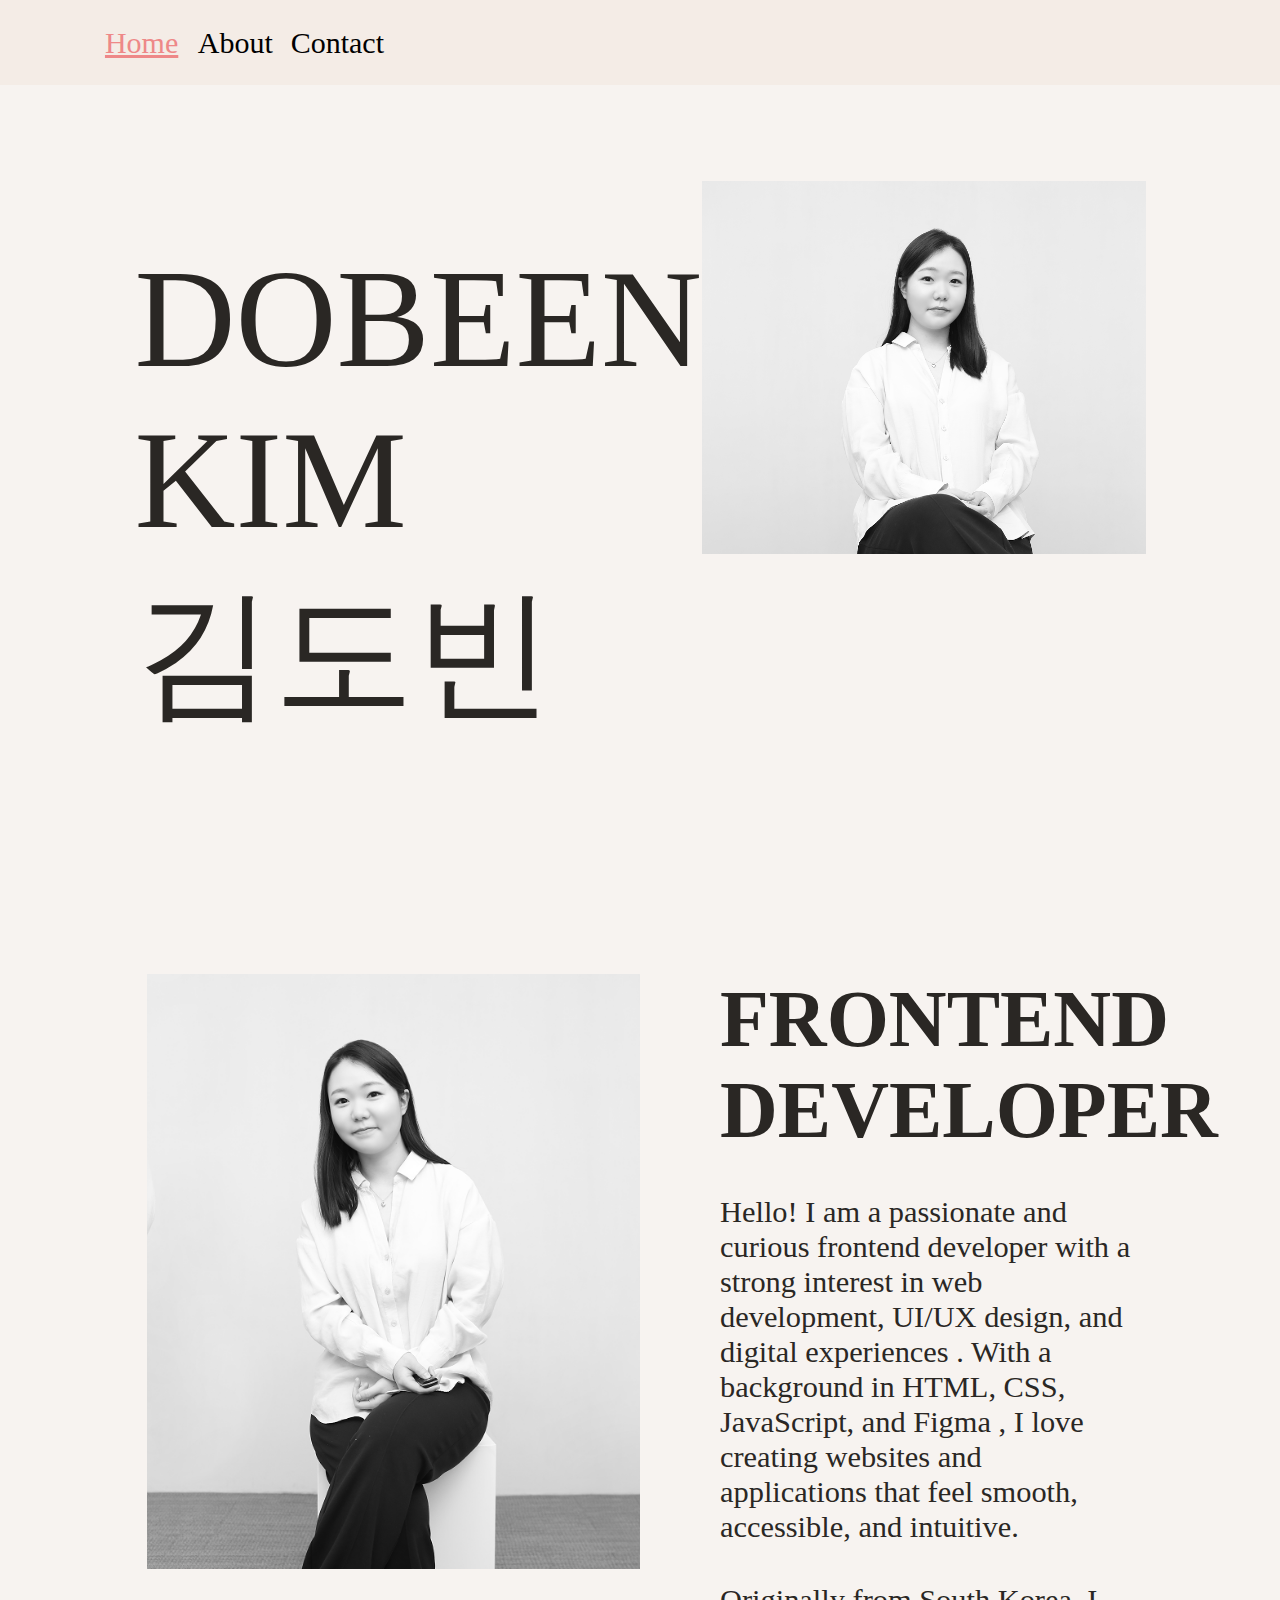
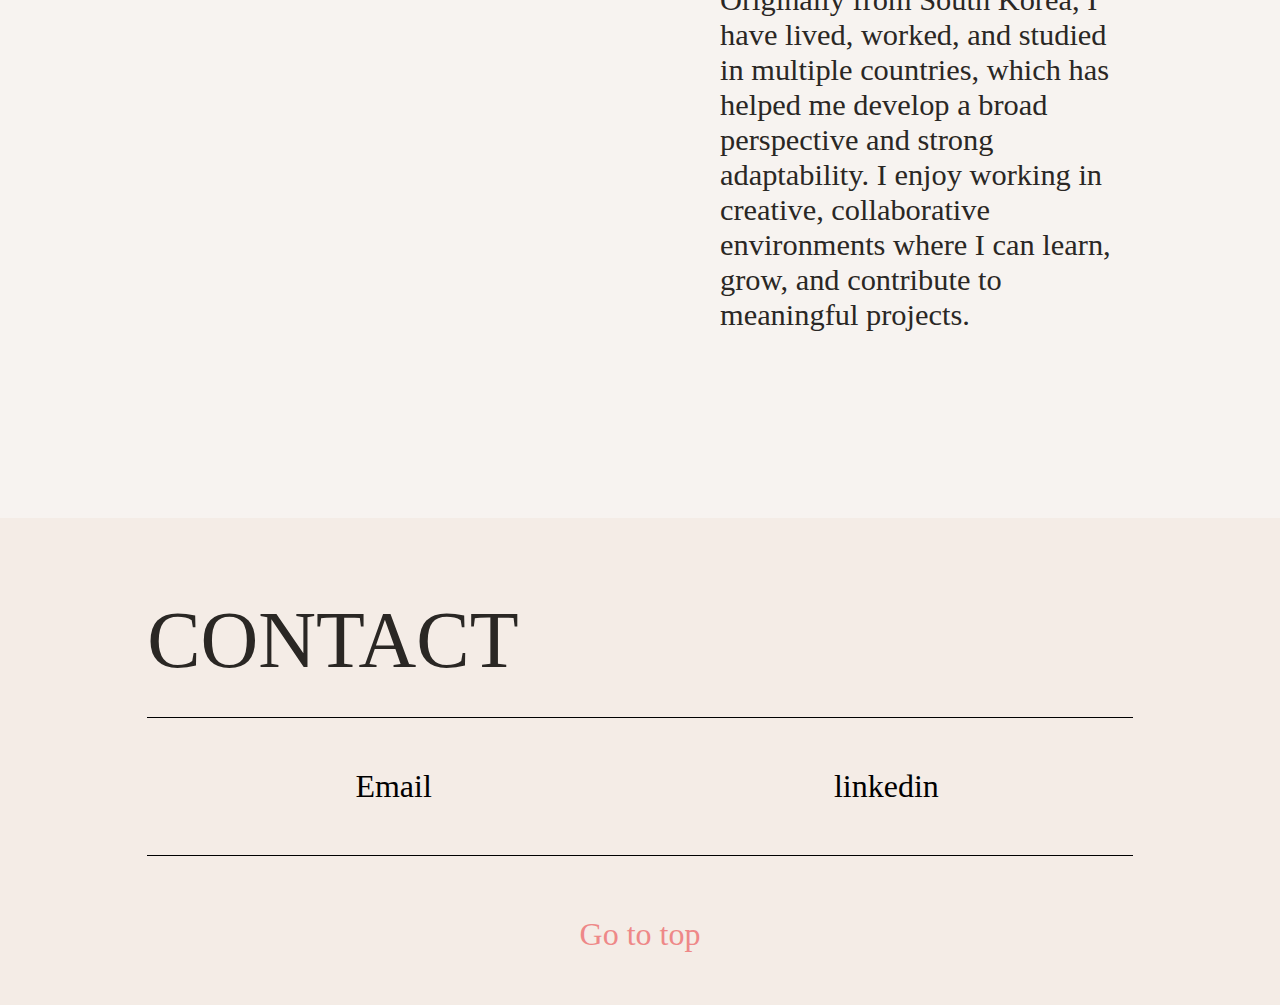
<file: index.html>
<!DOCTYPE html>
<html lang="en">
<head>
    <meta charset="UTF-8">
    <meta name="viewport" content="width=device-width, initial-scale=1.0">
    <title>Main</title>
    <link rel="stylesheet" href="./css/Home.css">
    <link rel="stylesheet" href="./css/common.css">
</head>
<body>
        <header class="header">
            <div class="icon"><img src="./img-box/menu-burger-horizontal-svgrepo-com.svg" alt="" width="45px" height="45px"></div>
            <ul class="menu">
                <li><a href="index.html" class="active">Home</a></li>
                <li><a href="about.html">About</a></li>
                <li><a href="contact.html">Contact</a></li>
            </ul>
        </header>
        <section class="main">
            <div class="name">
                <p class="first-name">DOBEEN</p>
                <p class="last-name">KIM</p>
                <p class="last-name">김도빈</p>
            </div>
            <div class="img"><img src="./img-box/img1.png" alt=""></div>
        </section>
        <section class="introduction">
            <div class="intrduction-wrap">
                <div class="introduction-img">
                    <img src="./img-box/img2.png" alt="">
                </div>
                <div class="introduction-textBox">
                    <h1>FRONTEND <br>DEVELOPER</h1>
                    <h3>Hello! I am a passionate and curious frontend developer with a strong interest in web development,
                    UI/UX design, and digital experiences . With a background in HTML, CSS, JavaScript, and Figma , I
                    love creating websites and applications that feel smooth, accessible, and intuitive.
                    </h3>
                    <h3>Originally from South Korea, I have lived, worked, and studied in multiple countries, which has
                    helped me develop a broad perspective and strong adaptability. I enjoy working in
                    creative, collaborative environments where I can learn, grow, and contribute to meaningful
                    projects.
                    </h3>
                </div>
            </div>
        </section>
        <footer>
            <div class="contact-box">
                <p class="contact">CONTACT</p>
                <p class="email"><a href="mailto:dobeen@email.com">Email</a></p>
                <p class="linkedin"><a href="www.linkedin.com/in/dobeen-kim">linkedin</a></p>
                <p class="button"><a href="#top">Go to top</a></p>
            </div>
        </footer>
</body>
</html>
</file>
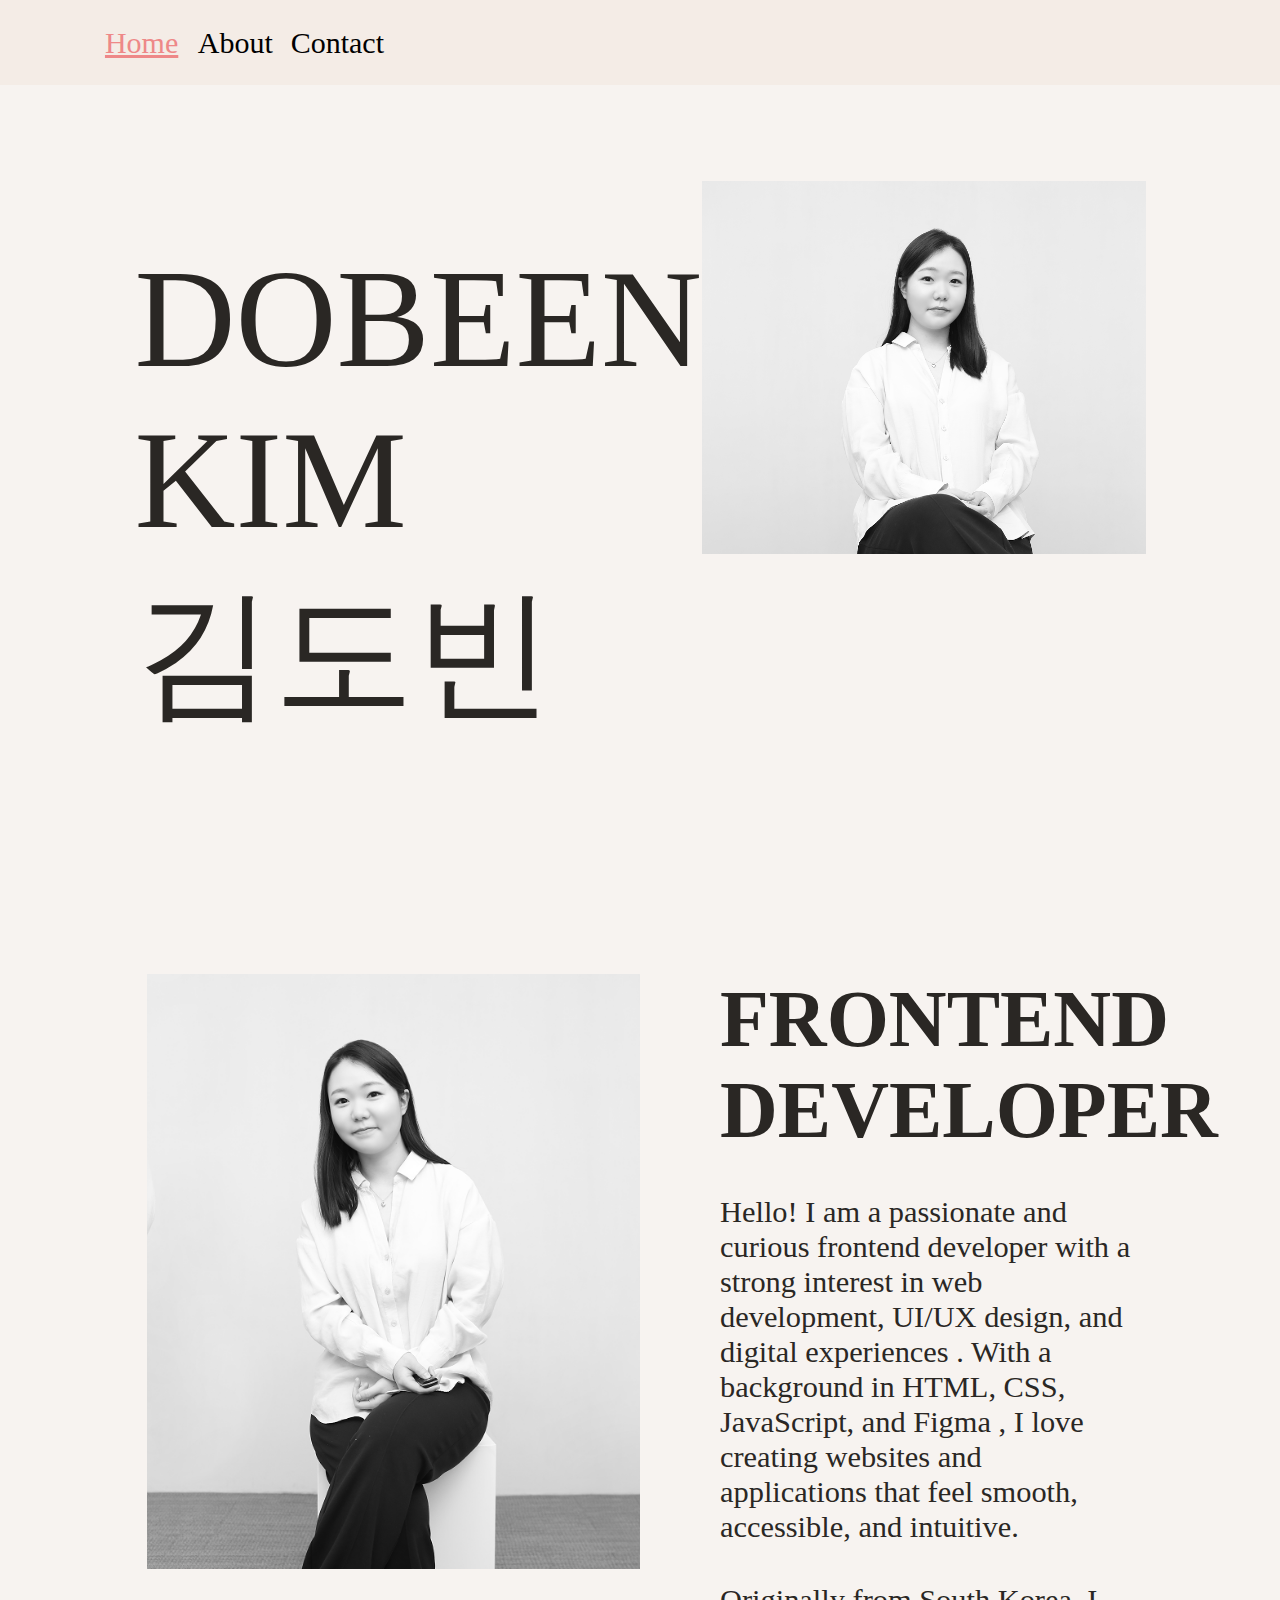
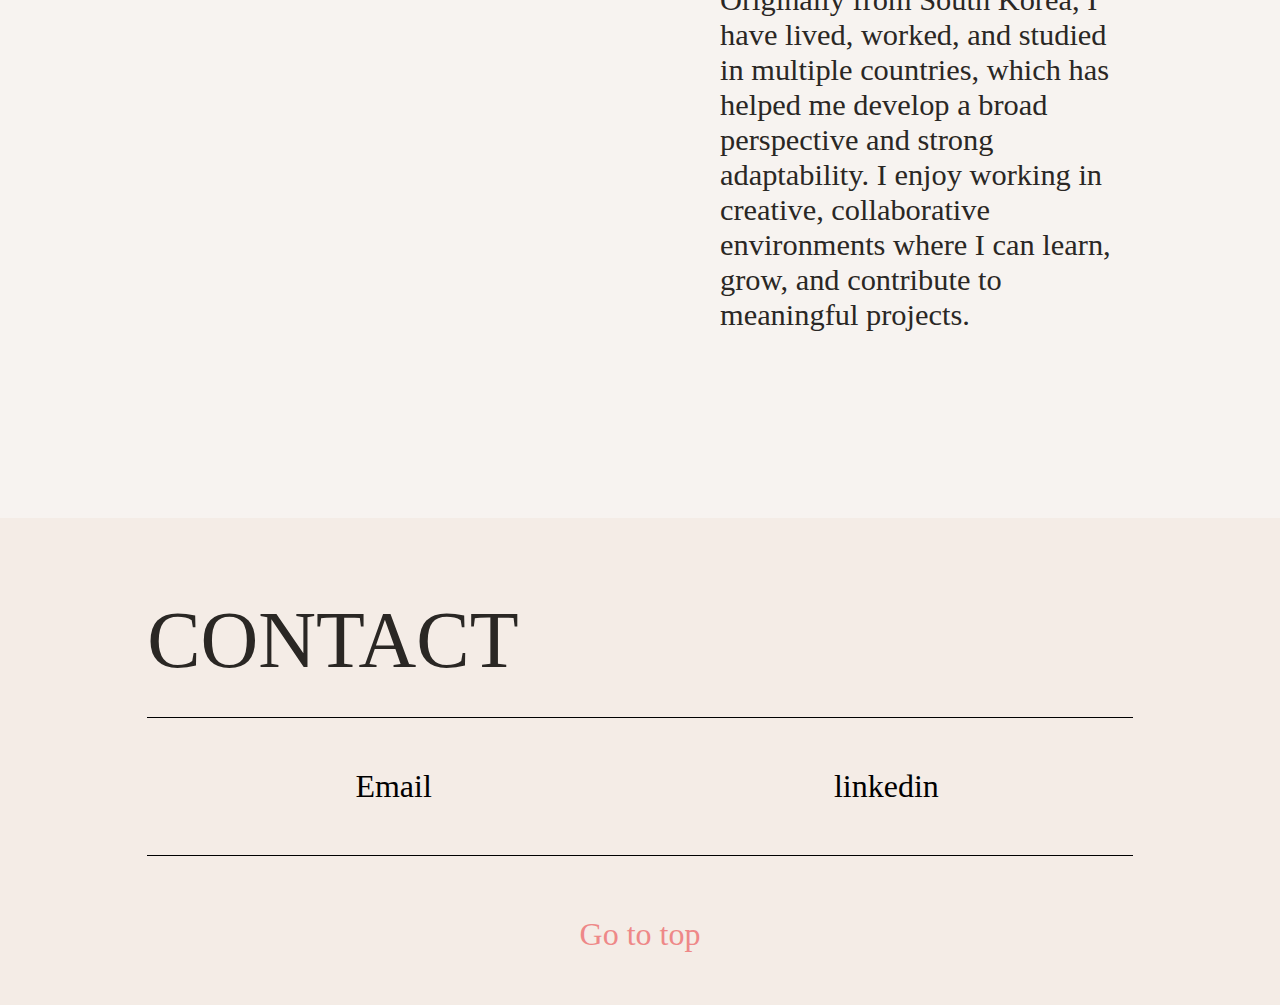
<file: html/index.html>
<!DOCTYPE html>
<html lang="en">
<head>
    <meta charset="UTF-8">
    <meta name="viewport" content="width=device-width, initial-scale=1.0">
    <title>Main</title>
    <link rel="stylesheet" href="../css/Home.css">
    <link rel="stylesheet" href="../css/common.css">
</head>
<body>
        <header class="header">
            <div class="icon"><img src="../img-box/menu-burger-horizontal-svgrepo-com.svg" alt="" width="45px" height="45px"></div>
            <ul class="menu">
                <li><a href="index.html" class="active">Home</a></li>
                <li><a href="About.html">About</a></li>
                <li><a href="contact.html">Contact</a></li>
            </ul>
        </header>
        <section class="main">
            <div class="name">
                <p class="first-name">DOBEEN</p>
                <p class="last-name">KIM</p>
                <p class="last-name">김도빈</p>
            </div>
            <div class="img"><img src="../img-box/img1.png" alt=""></div>
        </section>
        <section class="introduction">
            <div class="intrduction-wrap">
                <div class="introduction-img">
                    <img src="../img-box/img2.png" alt="">
                </div>
                <div class="introduction-textBox">
                    <h1>FRONTEND <br>DEVELOPER</h1>
                    <h3>Hello! I am a passionate and curious frontend developer with a strong interest in web development,
                    UI/UX design, and digital experiences . With a background in HTML, CSS, JavaScript, and Figma , I
                    love creating websites and applications that feel smooth, accessible, and intuitive.
                    </h3>
                    <h3>Originally from South Korea, I have lived, worked, and studied in multiple countries, which has
                    helped me develop a broad perspective and strong adaptability. I enjoy working in
                    creative, collaborative environments where I can learn, grow, and contribute to meaningful
                    projects.
                    </h3>
                </div>
            </div>
        </section>
        <footer>
            <div class="contact-box">
                <p class="contact">CONTACT</p>
                <p class="email"><a href="mailto:dobeen@email.com">Email</a></p>
                <p class="linkedin"><a href="www.linkedin.com/in/dobeen-kim">linkedin</a></p>
                <p class="button"><a href="#top">Go to top</a></p>
            </div>
        </footer>
</body>
</html>
</file>
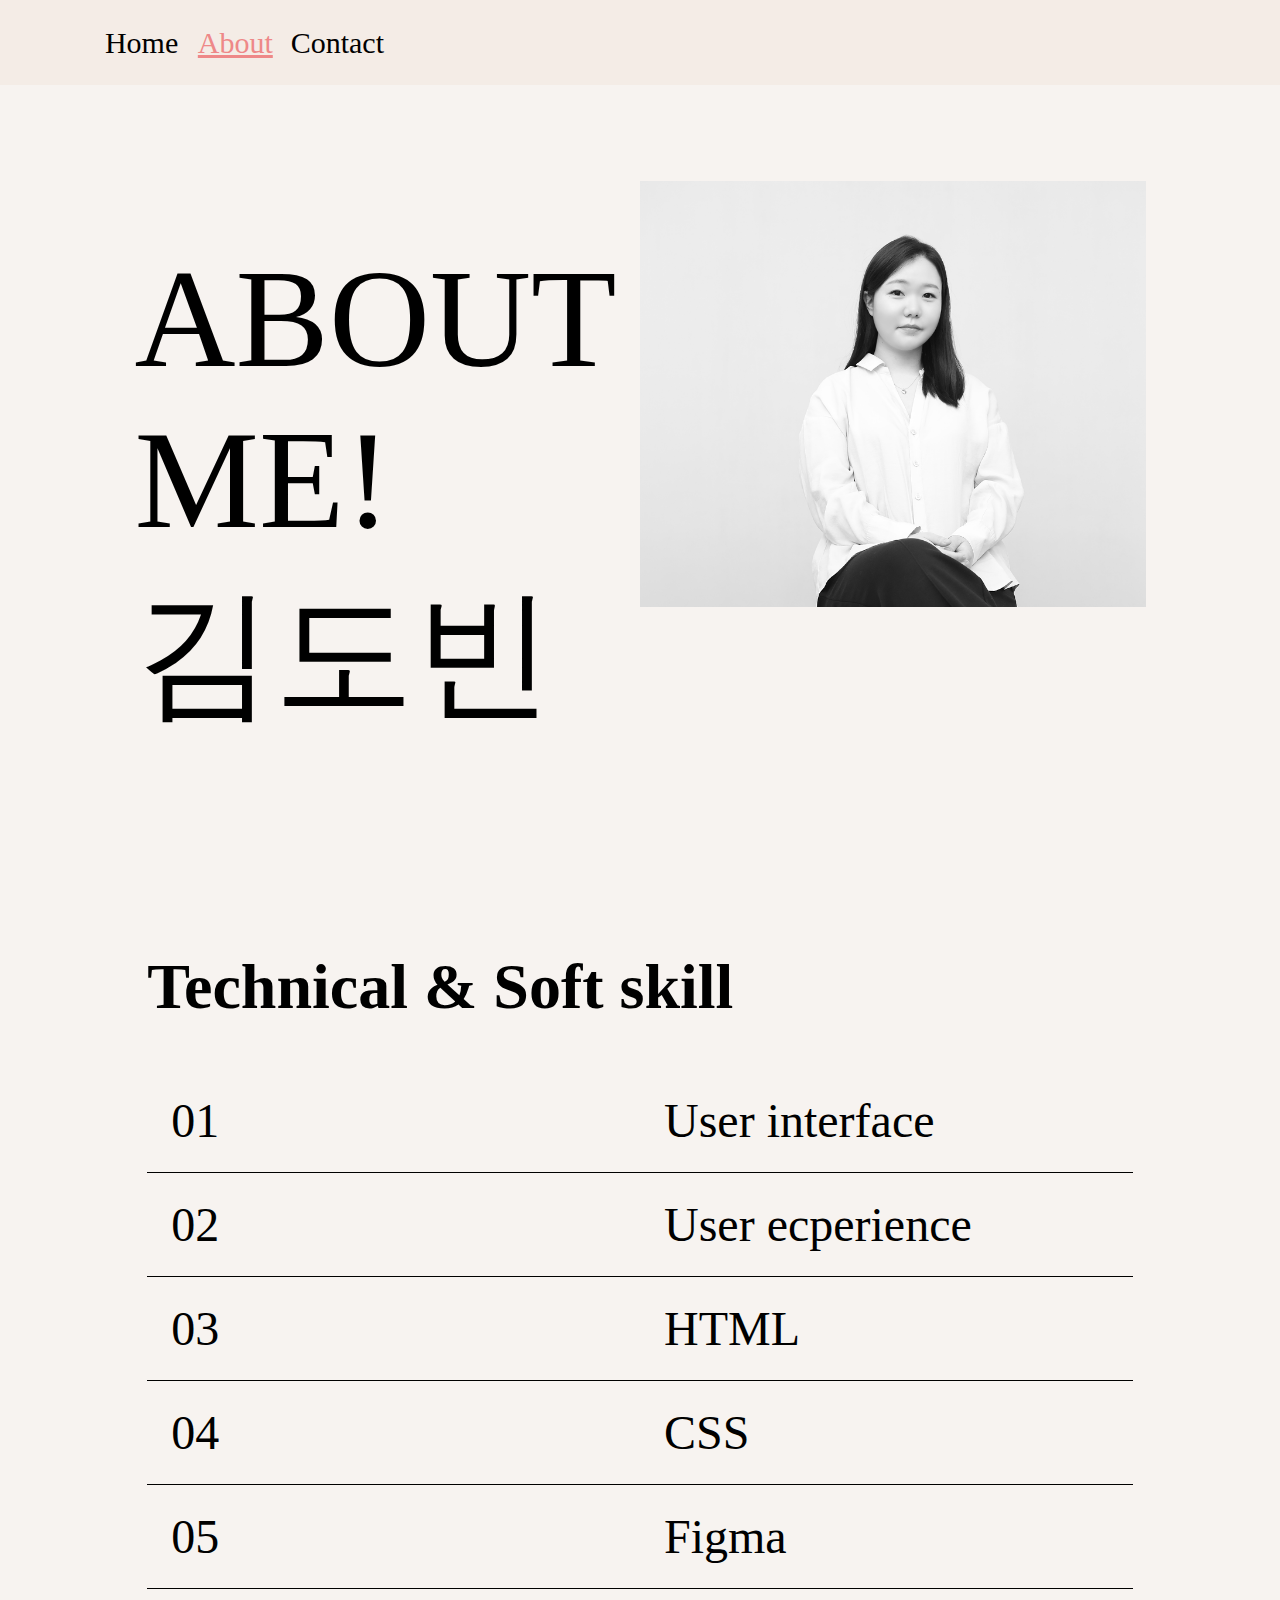
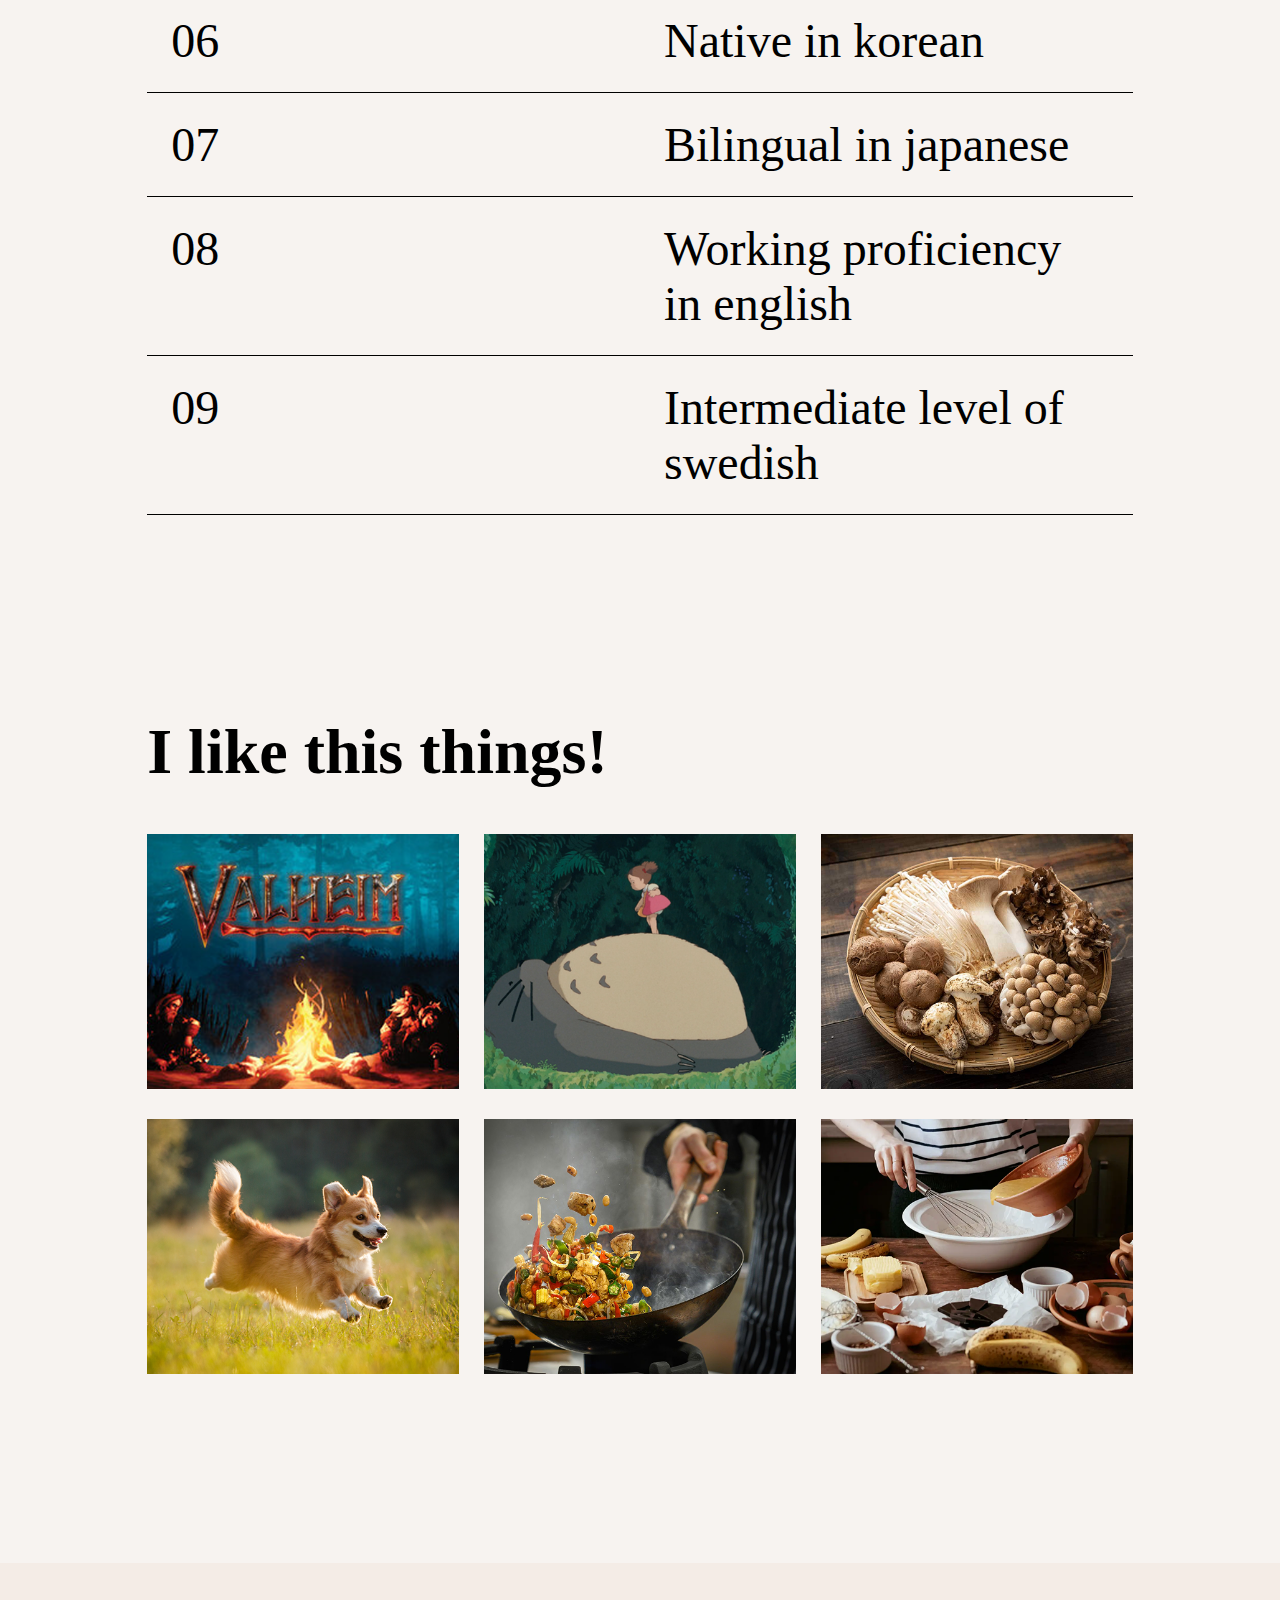
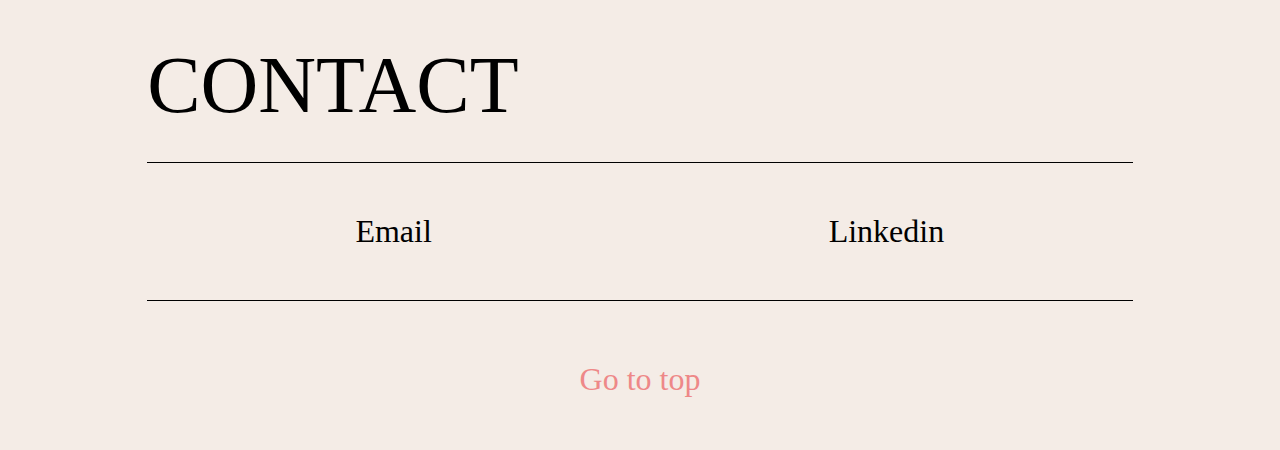
<file: about.html>
<!DOCTYPE html>
<html lang="en">
<head>
    <meta charset="UTF-8">
    <meta name="viewport" content="width=device-width, initial-scale=1.0">
    <title>About</title>
    <link rel="stylesheet" href="./css/About.css">
    <link rel="stylesheet" href="./css/common.css">
</head>
<body>
        <header class="header">
            <div class="icon"><img src="./img-box/menu-burger-horizontal-svgrepo-com.svg" alt="" width="45px" height="45px"></div>
            <ul class="menu">
                <li><a href="index.html">Home</a></li>
                <li><a href="about.html" class="active">About</a></li>
                <li><a href="contact.html">Contact</a></li>
            </ul>
        </header>
        <section class="main">
            <div class="name">
                <p class="first-name">ABOUT</p>
                <p class="last-name">ME!</p>
                <p class="last-name">김도빈</p>
            </div>
            <div class="img"><img src="./img-box/img1.png" alt=""></div>
        </section>
        <section class="skill">
            <div class="wrap">
                <h1 class="text">Technical & Soft skill</h1>
                <div class="skill-list">
                    <p class="number1">01</p>
                    <p class="ui">User interface</p>
                    <p class="number2">02</p>
                    <p class="ux">User ecperience</p>
                    <p class="number3">03</p>
                    <p class="html">HTML</p>
                    <p class="number4">04</p>
                    <p class="css">CSS</p>
                    <p class="number5">05</p>
                    <p class="figma">Figma</p>
                    <p class="number6">06</p>
                    <p class="korean">Native in korean</p>
                    <p class="number7">07</p>
                    <p class="japanese">Bilingual in japanese</p>
                    <p class="number8">08</p>
                    <p class="english">Working proficiency in english</p>
                    <p class="number9">09</p>
                    <p class="swedish">Intermediate level of swedish</p>
                </div>
            </div>
        </section>
        <section class="favorite">
            <div class="wrap">
                <h1 class="text">I like this things!</h1>
                <div class="favorite-list">
                    <p class="valheim"><img src="./img-box/valheim.png" alt=""></p>
                    <p class="totoro"><img src="./img-box/totoro.png" alt=""></p>
                    <p class="mushrooms"><img src="./img-box/mushrooms.png" alt=""></p>
                    <p class="dog"><img src="./img-box/dog.png" alt=""></p>
                    <p class="cooking"><img src="./img-box/cooking.png" alt=""></p>
                    <p class="baking"><img src="./img-box/baking.png" alt=""></p>
                </div>  
            </div>
        </section>
        <footer>
            <div class="contact-box">
                <p class="contact">CONTACT</p>
                <p class="email"><a href="mailto:dobeen@email.com">Email</a></p>
                <p class="linkedin"><a href="www.linkedin.com/in/dobeen-kim">Linkedin</a></p>
                <p class="button"><a href="#top">Go to top</a></p>
            </div>
        </footer>
</body>
</html>
</file>
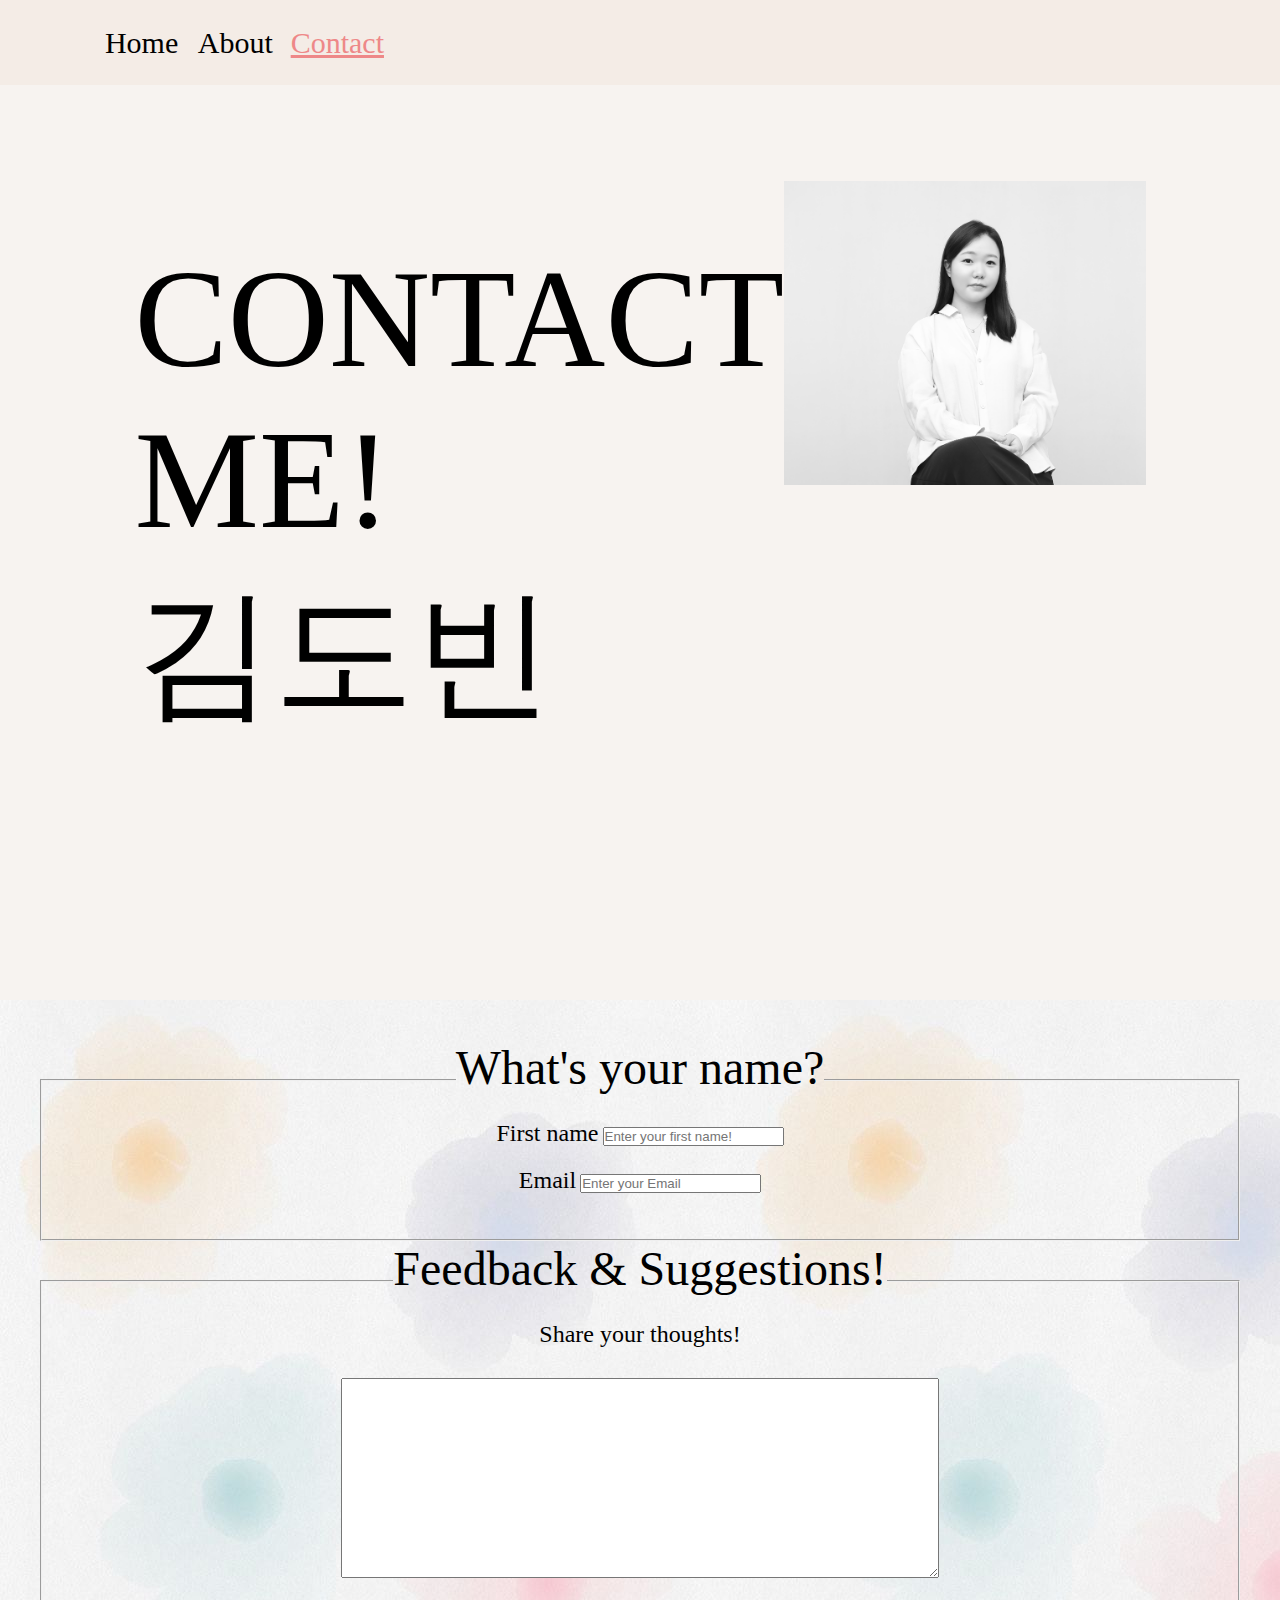
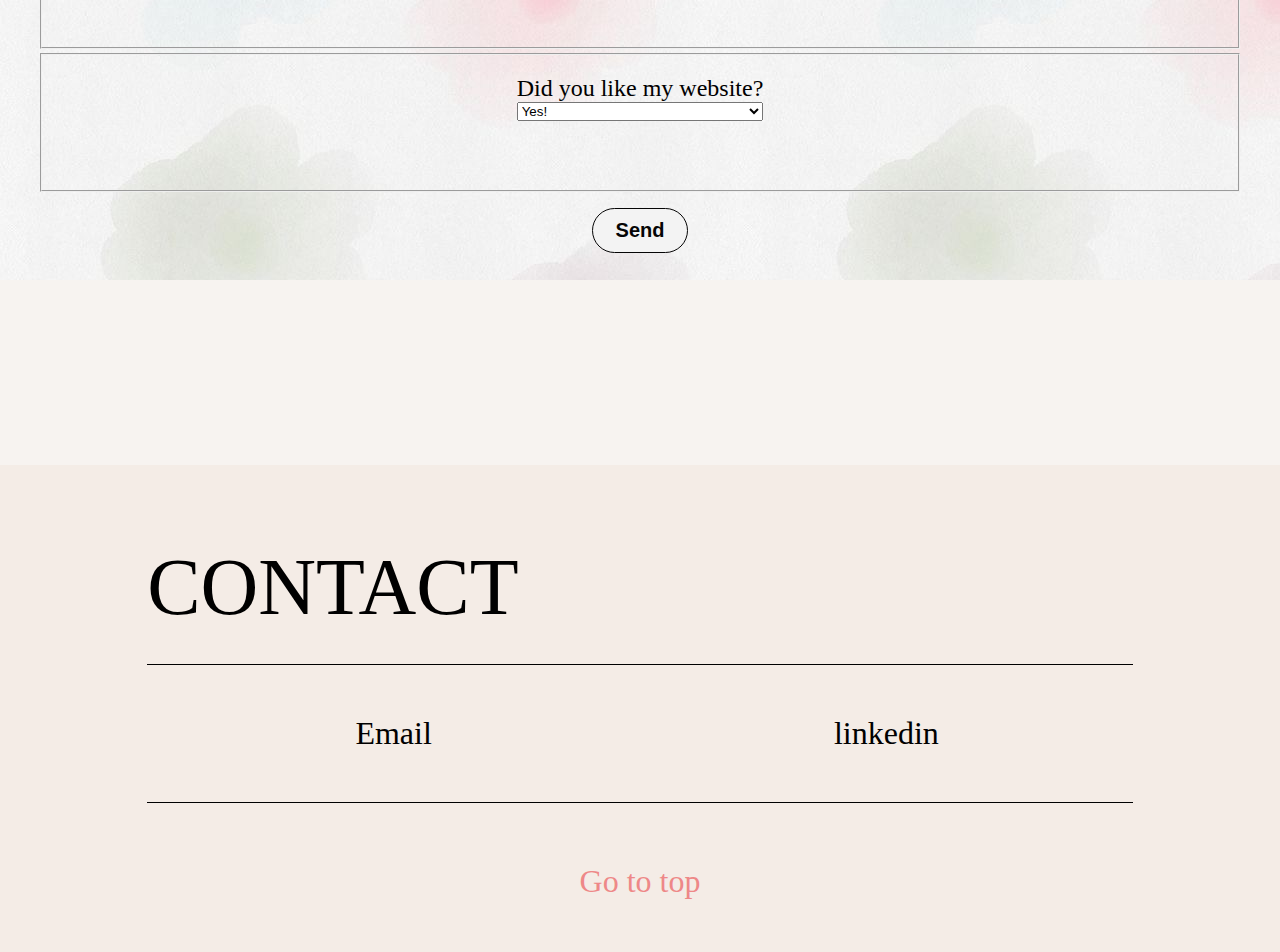
<file: contact.html>
<!DOCTYPE html>
<html lang="en">
<head>
    <meta charset="UTF-8">
    <meta name="viewport" content="width=device-width, initial-scale=1.0">
    <title>Document</title>
    <link rel="stylesheet" href="./css/contact.css">
    <link rel="stylesheet" href="./css/common.css">
</head>
<body>
        <header class="header">
            <div class="icon"><img src="./img-box/menu-burger-horizontal-svgrepo-com.svg" alt="" width="45px" height="45px"></div>
            <ul class="menu">
                <li><a href="index.html">Home</a></li>
                <li><a href="about.html">About</a></li>
                <li><a href="contact.html"class="active">Contact</a></li>
            </ul>
        </header>
        <section class="main">
            <div class="name">
                <p class="first-name">CONTACT</p>
                <p class="last-name">ME!</p>
                <p class="last-name">김도빈</p>
            </div>
            <div class="img"><img src="./img-box/img1.png" alt=""></div>
        </section>
        <form action="mailto:dobeen@gmail.com" method="POST" enctype="text/plain" class="user-information">
            <div class="wrap">
                <fieldset>
                    <legend>What's your name?</legend>
                    <div class="user-input-first">
                        <label for="first-name">First name</label>
                        <input type="text" name="first-name" id="first-name" placeholder="Enter your first name!"required>
                    </div>
                    <div class="user-input">
                        <label for="family-name">Email</label>
                        <input type="text" name="email-address" id="email-address" placeholder="Enter your Email"required>
                    </div>
                </fieldset>
                <fieldset>
                    <legend>Feedback & Suggestions!</legend>
                    <div class="user-input-feedback">
                        <label for="description">Share your thoughts!</label>
                        <textarea name="description" id="description"></textarea>
                    </div>
                </fieldset>
                <fieldset>
                    <div class="user-input-question">
                        <label for="question">Did you like my website?</label>
                        <select name="answer" id="answer">
                            <option value="yes">Yes!</option>
                            <option value="maybe">Maybe?</option>
                            <option value="no">No..</option>
                        </select>
                    </div>
                </fieldset>
                <button type="submit" class="submit">Send</button>
            </div>
        </form>
        <footer>
            <div class="contact-box">
                <p class="contact">CONTACT</p>
                <p class="email"><a href="mailto:dobeen@email.com">Email</a></p>
                <p class="linkedin"><a href="https://www.linkedin.com/in/dobeen-kim">linkedin</a></p>
                <p class="button"><a href="#top">Go to top</a></p>
            </div>
        </footer>
    </div>
</body>
</html>
</file>
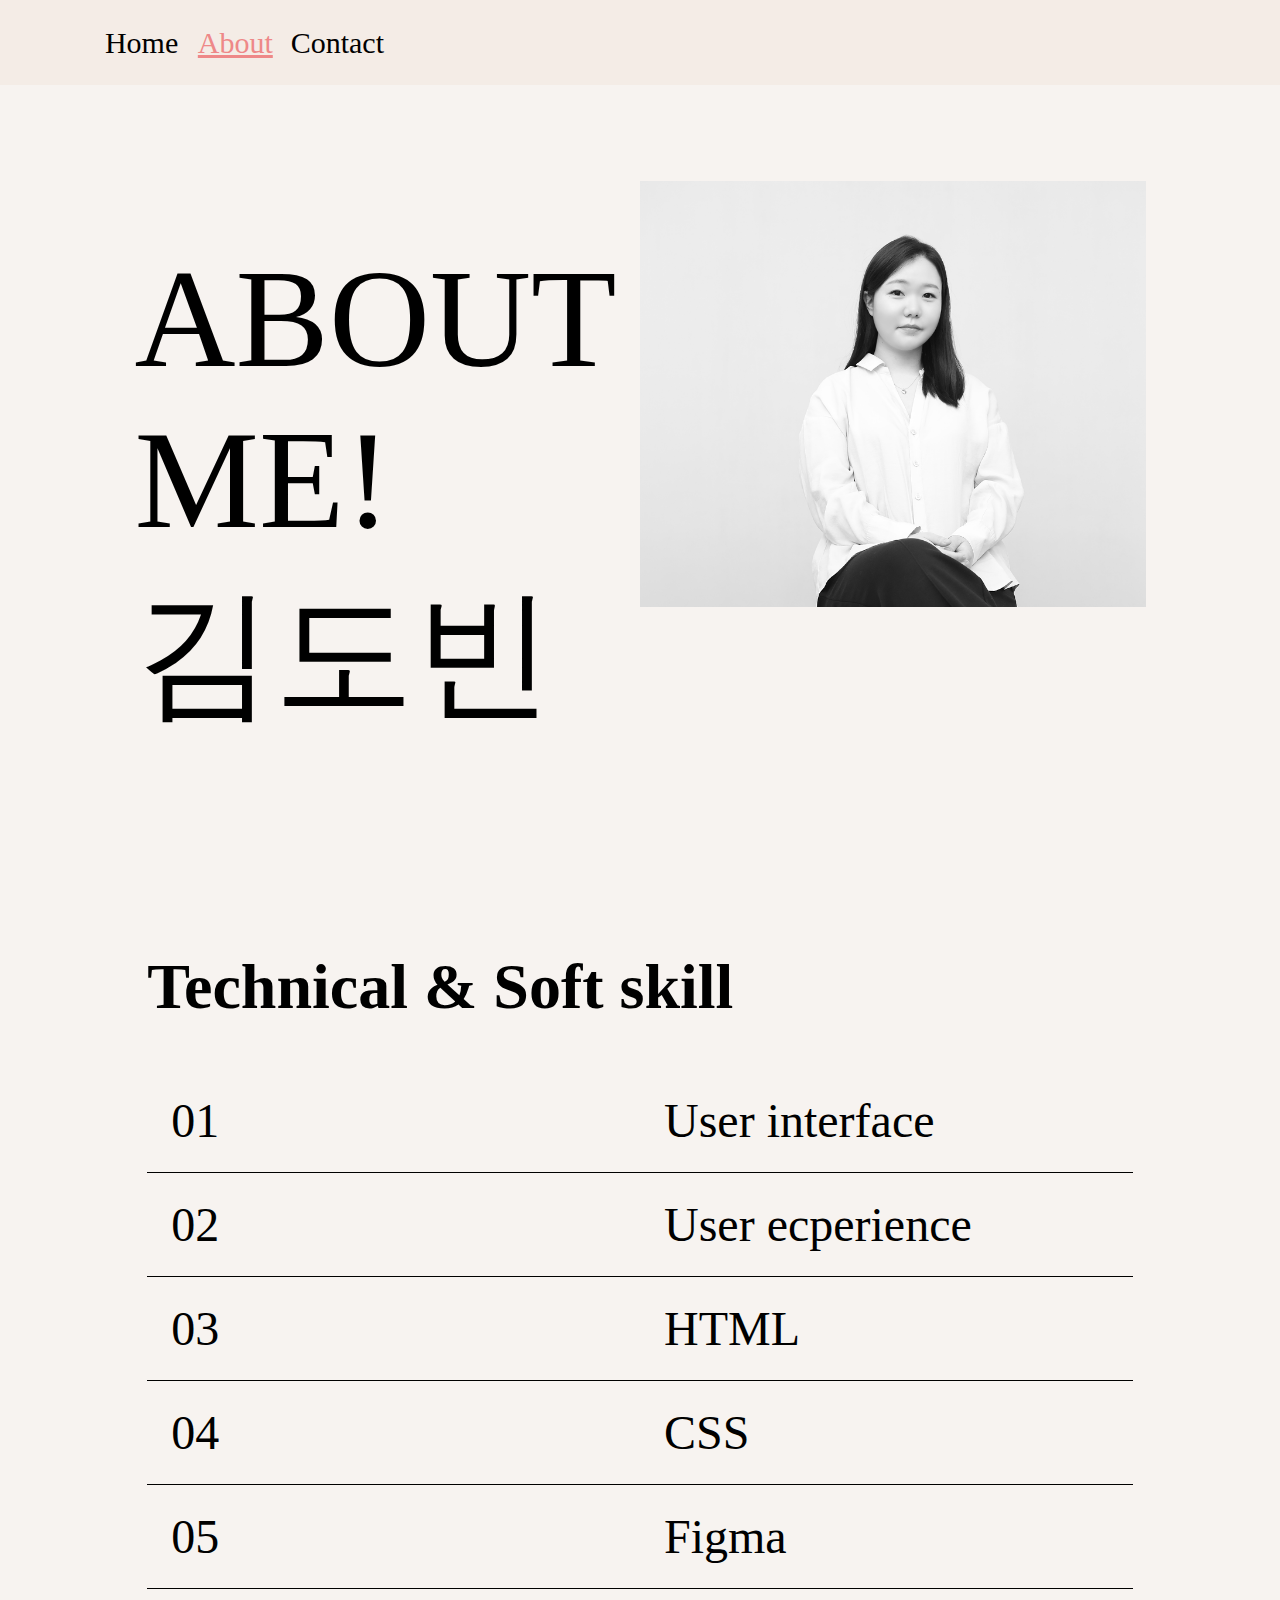
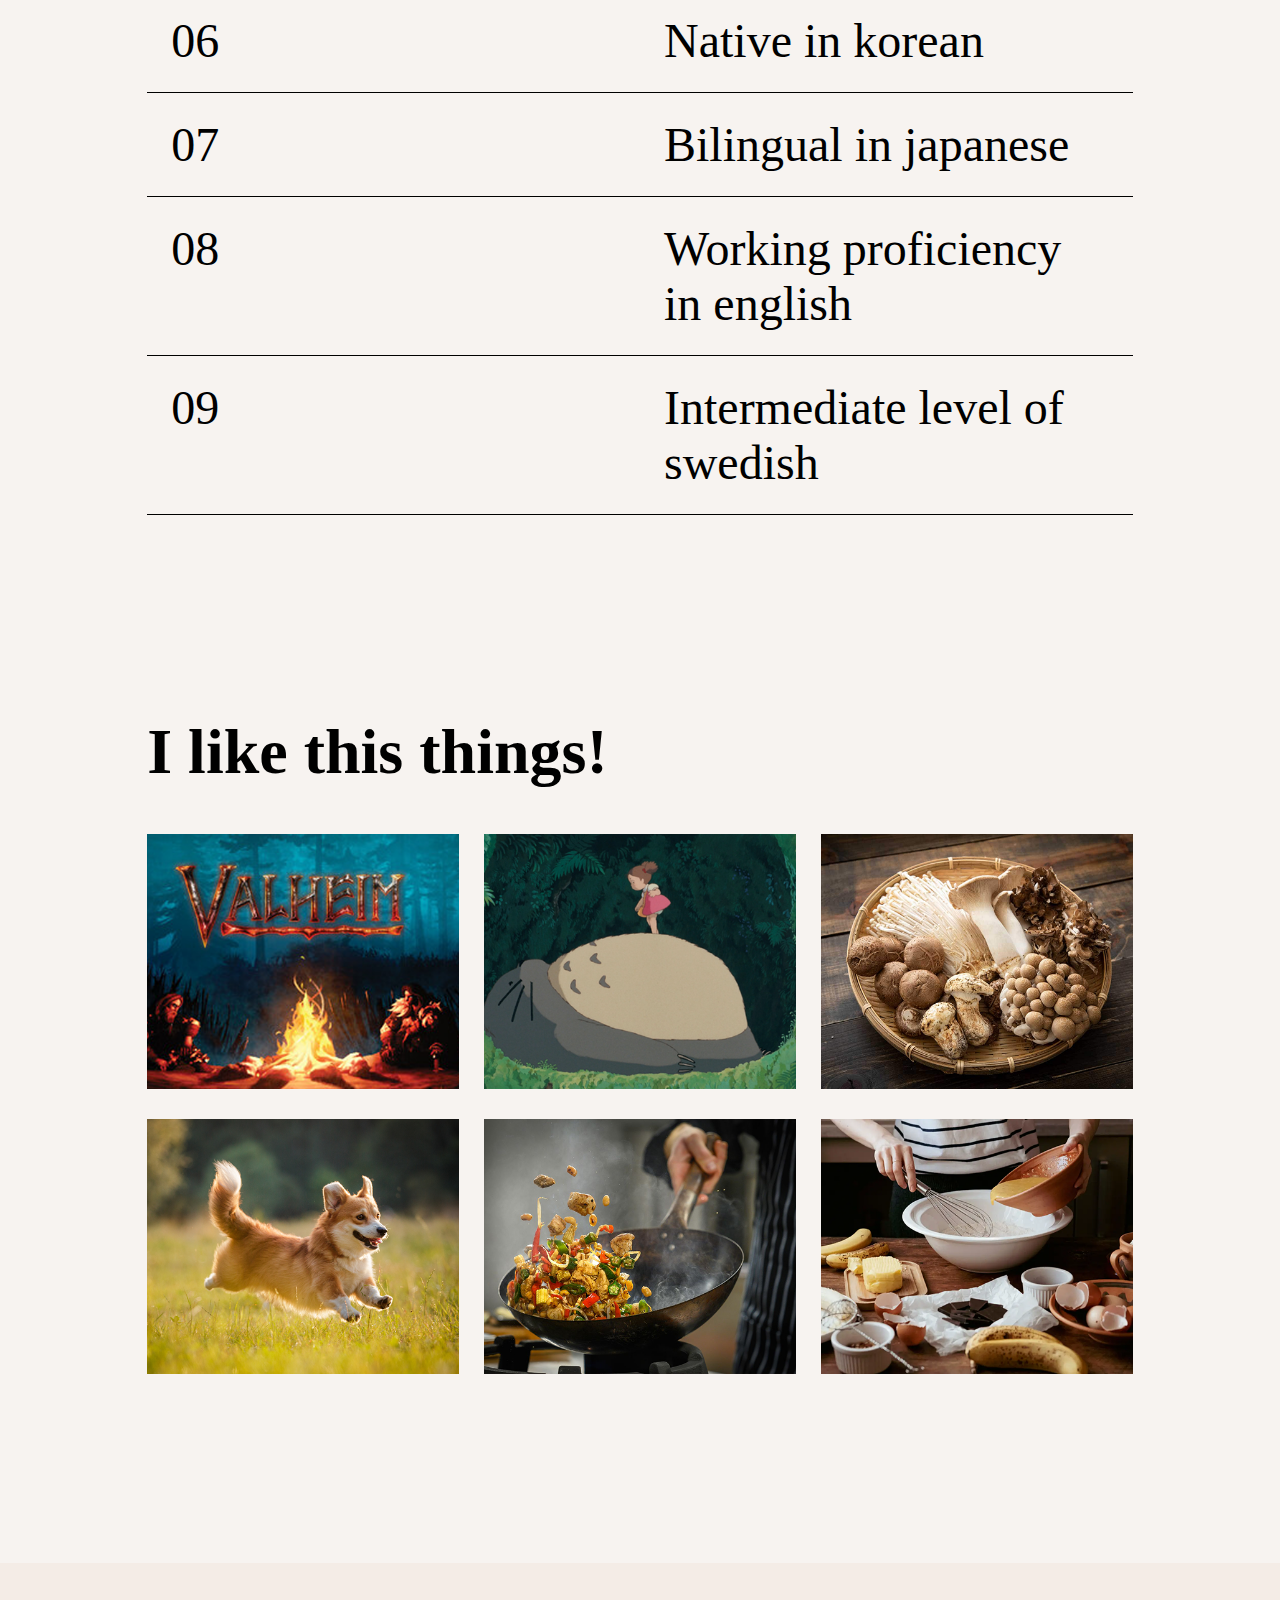
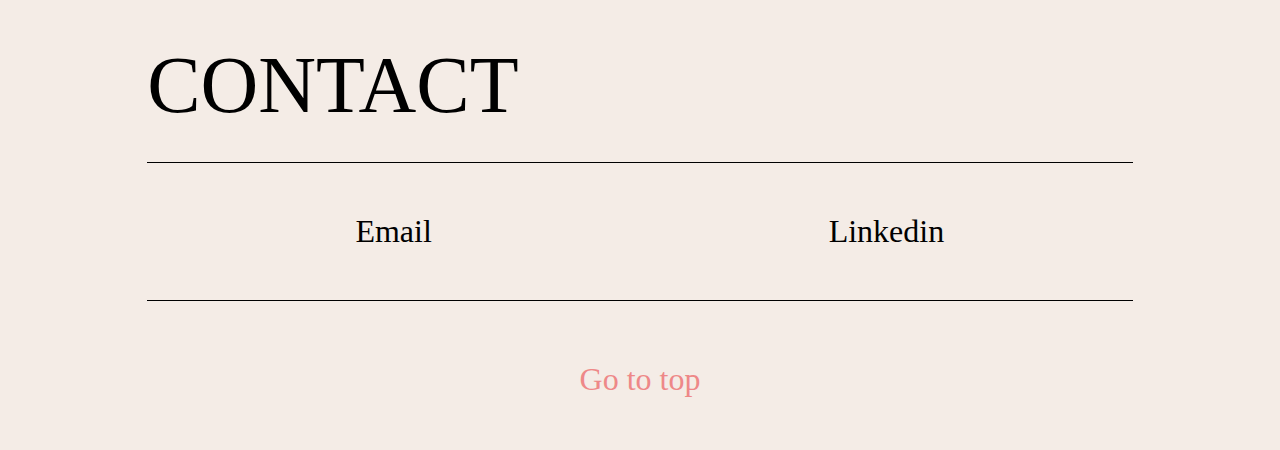
<file: html/About.html>
<!DOCTYPE html>
<html lang="en">
<head>
    <meta charset="UTF-8">
    <meta name="viewport" content="width=device-width, initial-scale=1.0">
    <title>About</title>
    <link rel="stylesheet" href="../css/About.css">
    <link rel="stylesheet" href="../css/common.css">
</head>
<body>
        <header class="header">
            <div class="icon"><img src="../img-box/menu-burger-horizontal-svgrepo-com.svg" alt="" width="45px" height="45px"></div>
            <ul class="menu">
                <li><a href="Home.html">Home</a></li>
                <li><a href="About.html" class="active">About</a></li>
                <li><a href="contact.html">Contact</a></li>
            </ul>
        </header>
        <section class="main">
            <div class="name">
                <p class="first-name">ABOUT</p>
                <p class="last-name">ME!</p>
                <p class="last-name">김도빈</p>
            </div>
            <div class="img"><img src="../img-box/img1.png" alt=""></div>
        </section>
        <section class="skill">
            <div class="wrap">
                <h1 class="text">Technical & Soft skill</h1>
                <div class="skill-list">
                    <p class="number1">01</p>
                    <p class="ui">User interface</p>
                    <p class="number2">02</p>
                    <p class="ux">User ecperience</p>
                    <p class="number3">03</p>
                    <p class="html">HTML</p>
                    <p class="number4">04</p>
                    <p class="css">CSS</p>
                    <p class="number5">05</p>
                    <p class="figma">Figma</p>
                    <p class="number6">06</p>
                    <p class="korean">Native in korean</p>
                    <p class="number7">07</p>
                    <p class="japanese">Bilingual in japanese</p>
                    <p class="number8">08</p>
                    <p class="english">Working proficiency in english</p>
                    <p class="number9">09</p>
                    <p class="swedish">Intermediate level of swedish</p>
                </div>
            </div>
        </section>
        <section class="favorite">
            <div class="wrap">
                <h1 class="text">I like this things!</h1>
                <div class="favorite-list">
                    <p class="valheim"><img src="../img-box/valheim.png" alt=""></p>
                    <p class="totoro"><img src="../img-box/totoro.png" alt=""></p>
                    <p class="mushrooms"><img src="../img-box/mushrooms.png" alt=""></p>
                    <p class="dog"><img src="../img-box/dog.png" alt=""></p>
                    <p class="cooking"><img src="../img-box/cooking.png" alt=""></p>
                    <p class="baking"><img src="../img-box/baking.png" alt=""></p>
                </div>  
            </div>
        </section>
        <footer>
            <div class="contact-box">
                <p class="contact">CONTACT</p>
                <p class="email"><a href="mailto:dobeen@email.com">Email</a></p>
                <p class="linkedin"><a href="www.linkedin.com/in/dobeen-kim">Linkedin</a></p>
                <p class="button"><a href="#top">Go to top</a></p>
            </div>
        </footer>
</body>
</html>
</file>
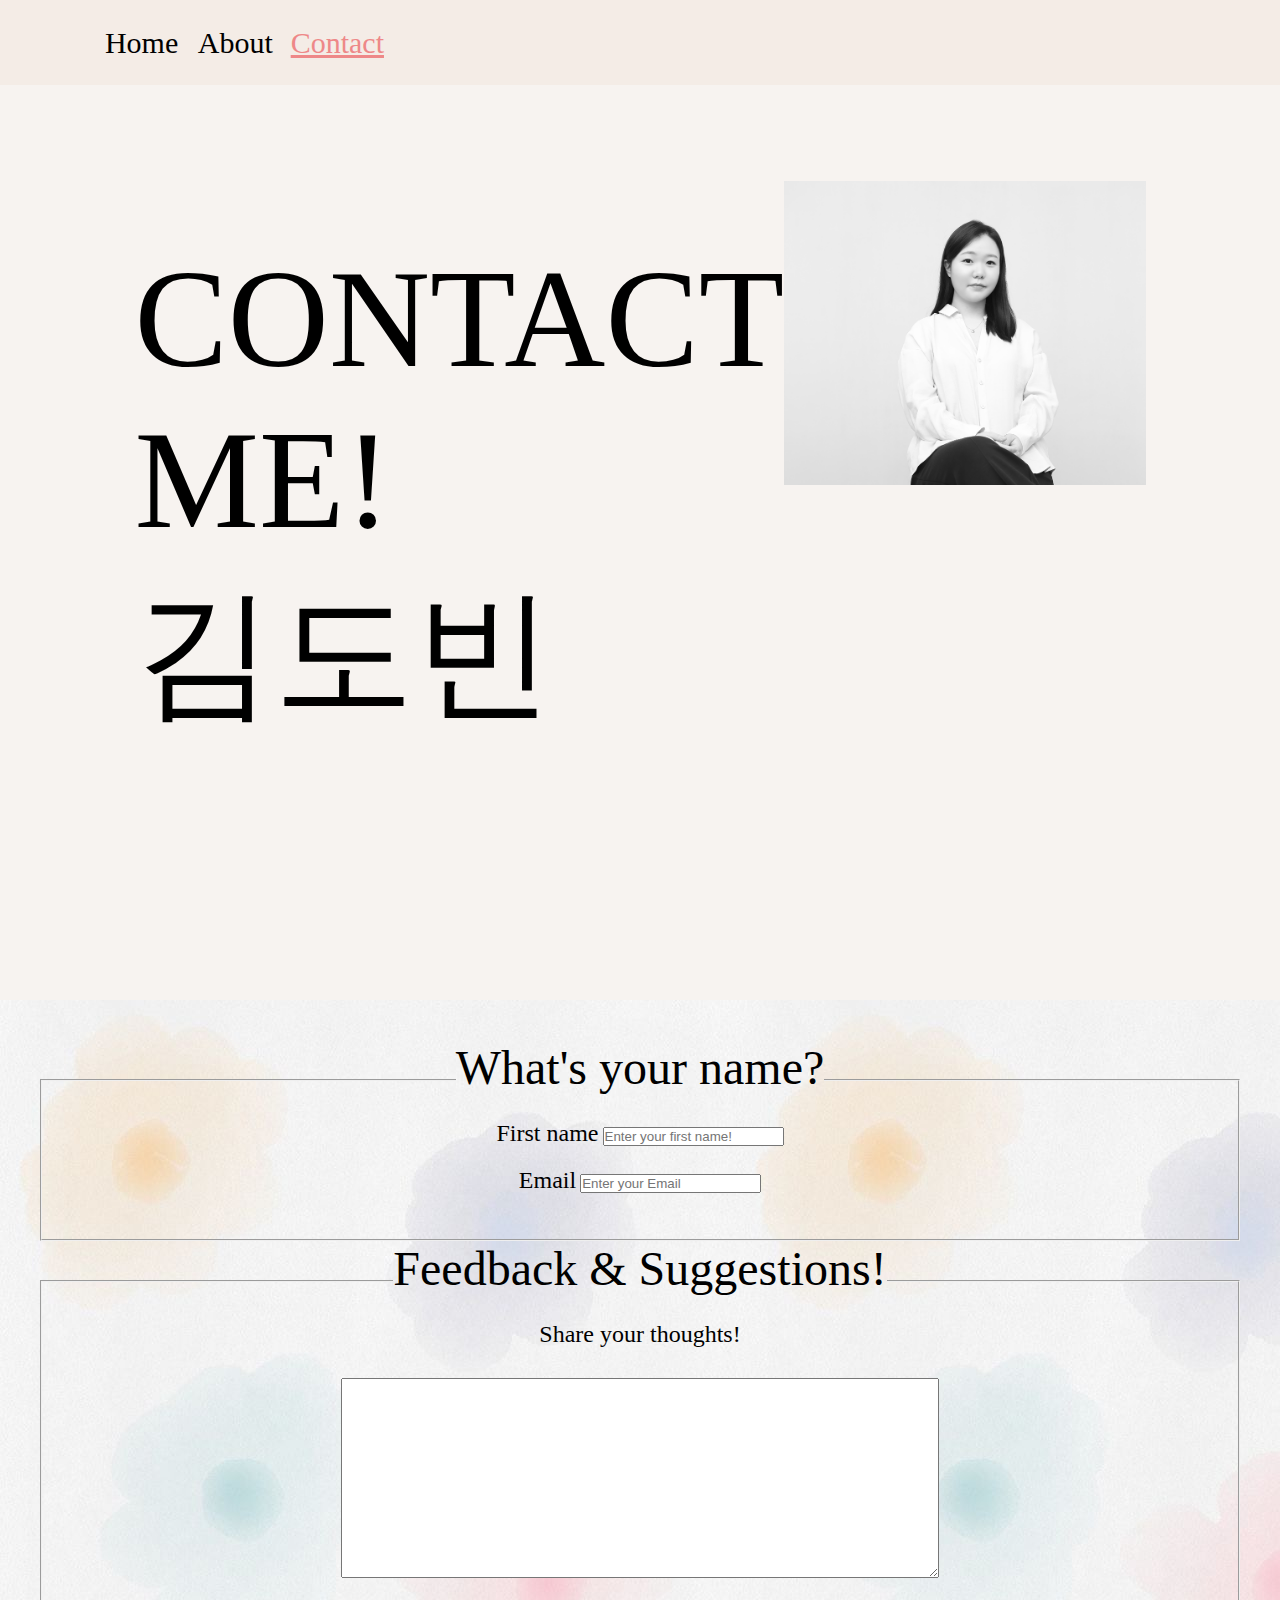
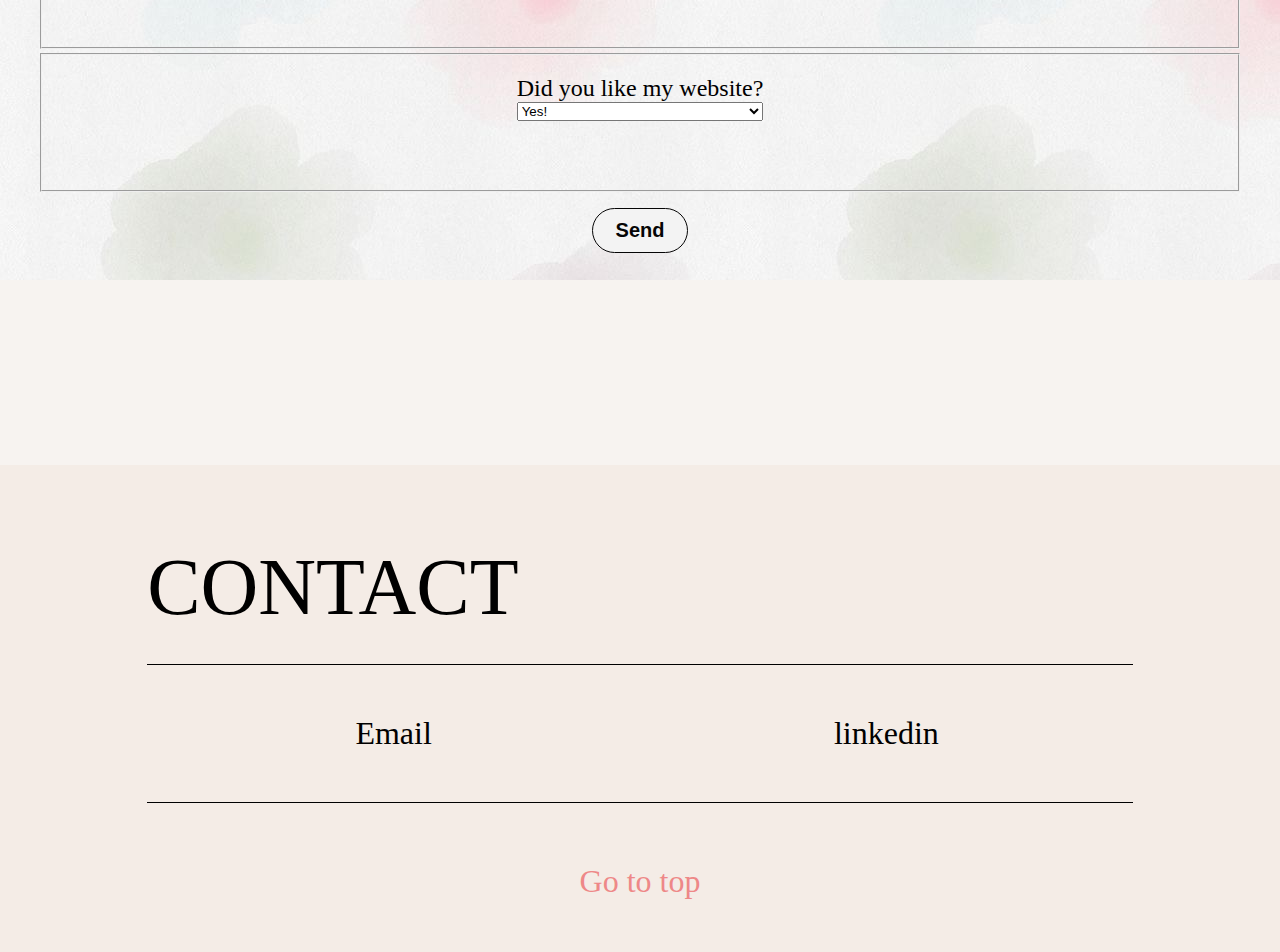
<file: html/contact.html>
<!DOCTYPE html>
<html lang="en">
<head>
    <meta charset="UTF-8">
    <meta name="viewport" content="width=device-width, initial-scale=1.0">
    <title>Document</title>
    <link rel="stylesheet" href="../css/contact.css">
    <link rel="stylesheet" href="../css/common.css">
</head>
<body>
        <header class="header">
            <div class="icon"><img src="../img-box/menu-burger-horizontal-svgrepo-com.svg" alt="" width="45px" height="45px"></div>
            <ul class="menu">
                <li><a href="Home.html">Home</a></li>
                <li><a href="About.html">About</a></li>
                <li><a href="contact.html"class="active">Contact</a></li>
            </ul>
        </header>
        <section class="main">
            <div class="name">
                <p class="first-name">CONTACT</p>
                <p class="last-name">ME!</p>
                <p class="last-name">김도빈</p>
            </div>
            <div class="img"><img src="../img-box/img1.png" alt=""></div>
        </section>
        <form action="mailto:dobeen@gmail.com" method="POST" enctype="text/plain" class="user-information">
            <div class="wrap">
                <fieldset>
                    <legend>What's your name?</legend>
                    <div class="user-input-first">
                        <label for="first-name">First name</label>
                        <input type="text" name="first-name" id="first-name" placeholder="Enter your first name!"required>
                    </div>
                    <div class="user-input">
                        <label for="family-name">Email</label>
                        <input type="text" name="email-address" id="email-address" placeholder="Enter your Email"required>
                    </div>
                </fieldset>
                <fieldset>
                    <legend>Feedback & Suggestions!</legend>
                    <div class="user-input-feedback">
                        <label for="description">Share your thoughts!</label>
                        <textarea name="description" id="description"></textarea>
                    </div>
                </fieldset>
                <fieldset>
                    <div class="user-input-question">
                        <label for="question">Did you like my website?</label>
                        <select name="answer" id="answer">
                            <option value="yes">Yes!</option>
                            <option value="maybe">Maybe?</option>
                            <option value="no">No..</option>
                        </select>
                    </div>
                </fieldset>
                <button type="submit" class="submit">Send</button>
            </div>
        </form>
        <footer>
            <div class="contact-box">
                <p class="contact">CONTACT</p>
                <p class="email"><a href="mailto:dobeen@email.com">Email</a></p>
                <p class="linkedin"><a href="https://www.linkedin.com/in/dobeen-kim">linkedin</a></p>
                <p class="button"><a href="#top">Go to top</a></p>
            </div>
        </footer>
    </div>
</body>
</html>
</file>
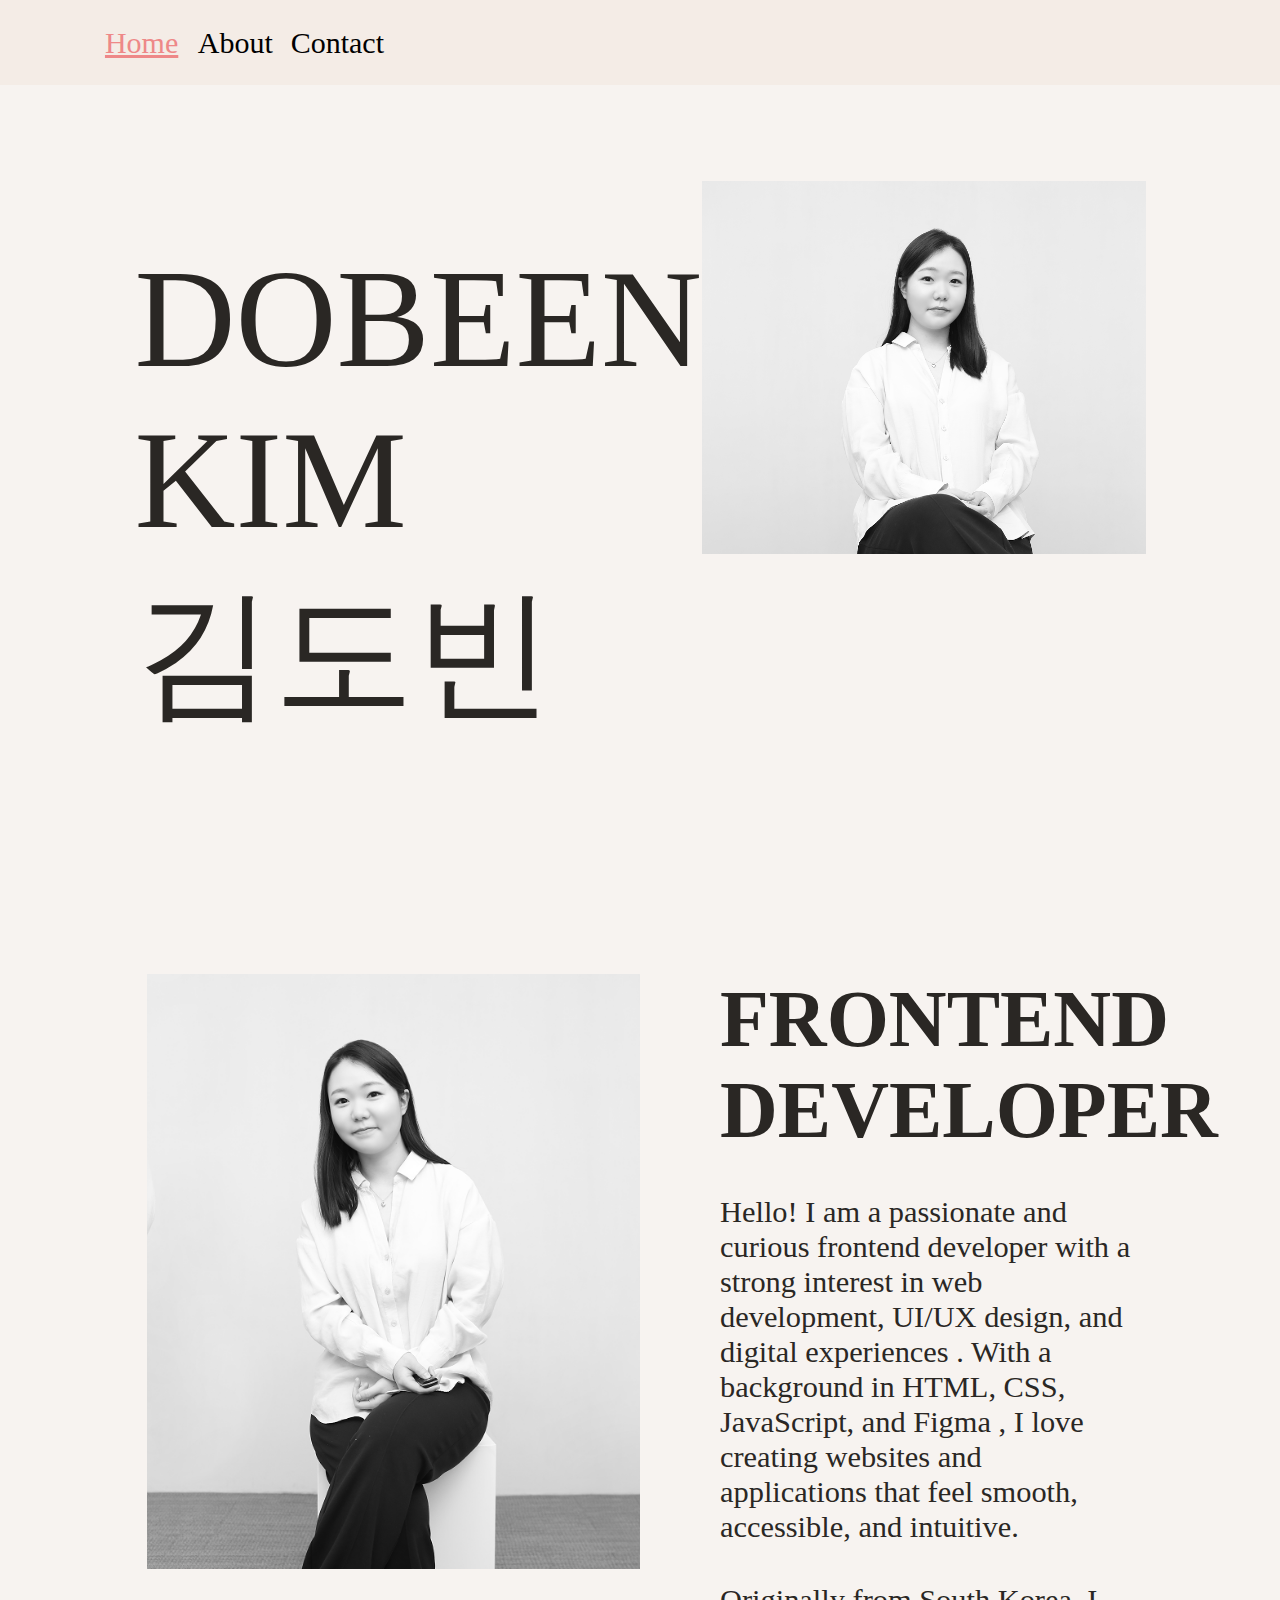
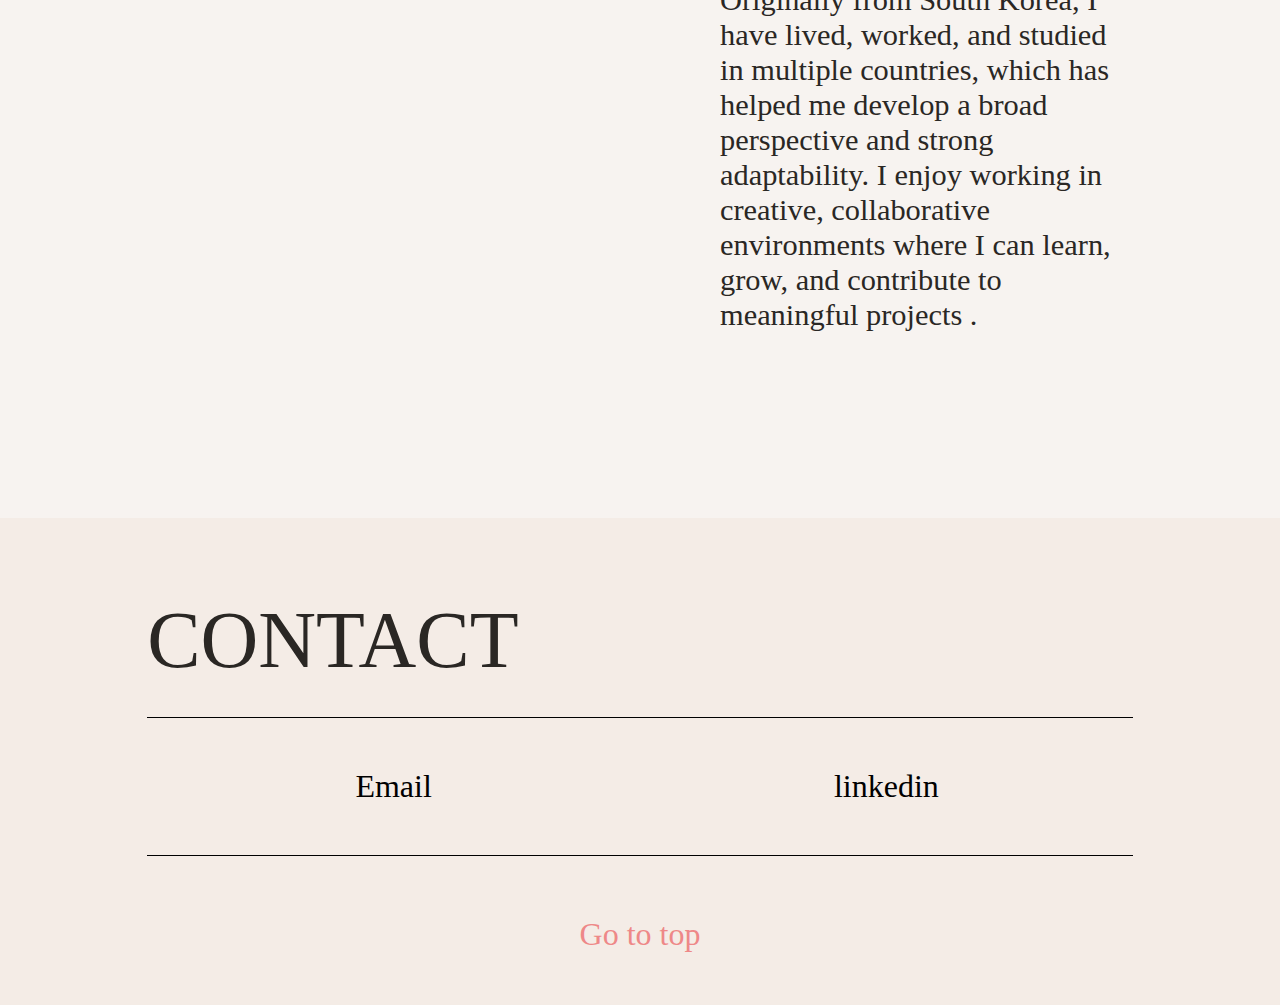
<file: html/Home.html>
<!DOCTYPE html>
<html lang="en">
<head>
    <meta charset="UTF-8">
    <meta name="viewport" content="width=device-width, initial-scale=1.0">
    <title>Main</title>
    <link rel="stylesheet" href="../css/Home.css">
    <link rel="stylesheet" href="../css/common.css">
</head>
<body>
        <header class="header">
            <div class="icon"><img src="../img-box/menu-burger-horizontal-svgrepo-com.svg" alt="" width="45px" height="45px"></div>
            <ul class="menu">
                <li><a href="Home.html" class="active">Home</a></li>
                <li><a href="About.html">About</a></li>
                <li><a href="contact.html">Contact</a></li>
            </ul>
        </header>
        <section class="main">
            <div class="name">
                <p class="first-name">DOBEEN</p>
                <p class="last-name">KIM</p>
                <p class="last-name">김도빈</p>
            </div>
            <div class="img"><img src="../img-box/img1.png" alt=""></div>
        </section>
        <section class="introduction">
            <div class="intrduction-wrap">
                <div class="introduction-img">
                    <img src="../img-box/img2.png" alt="">
                </div>
                <div class="introduction-textBox">
                    <h1>FRONTEND <br>DEVELOPER</h1>
                    <h3>Hello! I am a passionate and curious frontend developer with a strong interest in web development,
                    UI/UX design, and digital experiences . With a background in HTML, CSS, JavaScript, and Figma , I
                    love creating websites and applications that feel smooth, accessible, and intuitive.
                    </h3>
                    <h3>Originally from South Korea, I have lived, worked, and studied in multiple countries, which has
                    helped me develop a broad perspective and strong adaptability. I enjoy working in
                    creative, collaborative environments where I can learn, grow, and contribute to meaningful
                    projects .
                    </h3>
                </div>
            </div>
        </section>
        <footer>
            <div class="contact-box">
                <p class="contact">CONTACT</p>
                <p class="email"><a href="mailto:dobeen@email.com">Email</a></p>
                <p class="linkedin"><a href="https://www.linkedin.com/in/dobin-kim-3371431a0/">linkedin</a></p>
                <p class="button"><a href="#top">Go to top</a></p>
            </div>
        </footer>
</body>
</html>
</file>
<file: css/Home.css>
* {
    margin: 0;
    padding: 0;
    box-sizing: border-box;
}

a{
    text-decoration: none; 
    color:black;
}

body{
    width: 100%;
    height: 100vh;
    background: #F7F3F0;
    color: #2A2724;
}


/* introduction */
.introduction{
    padding-top: 17.5%;
    width: 100%;
}
.intrduction-wrap{
    width: 77%;
    margin: 0 auto;
    display: flex;
}
.introduction-textBox{
    width: 50%;
    padding-left: 80px;
}
h1{
    font-size: 5rem; 
    padding-bottom:3vw;
}
h3{
    font-weight: 100; 
    font-size: 1.9rem;
}
.introduction-img{width: 50%;}
.introduction-img img{width: 100%;}

h3:nth-child(2){
    padding-bottom: 3vw; 
}


/* width:768px */
@media (max-width:768px){
    .introduction{padding-top: 40px;}
    .intrduction-wrap{
        display: inline;
    }
    .introduction-img img {
        display: none;
    }
    .introduction-textBox{
        width: 90%;
        padding: 0;
        margin: 0 auto;
        text-align: center;
    }
}



/* width:375px */
@media (max-width:375px){
    h1{font-size: 2rem;}
    h2{font-size: 1rem;}
    h3{font-size: 0.7rem;}
    .introduction{padding-bottom:80px;}
    .intrduction-wrap{display: inline;}
    .introduction-textBox {
        margin: 0 auto;
        width: 90%;
    }
    .introduction-img{
        margin: 0 auto; 
        width: 90%;
    }
}
</file>
<file: css/common.css>
* {
    margin: 0;
    padding: 0;
    box-sizing: border-box;
}

a{
    text-decoration: none; 
    
    color:black;
}
body{
    width: 100%;
    background: #F7F3F0; 
}




/* header */
.active{
    color: rgb(238, 136, 136);
    text-decoration: underline;
}

header{
    width: 100%;
    background:#f4ece6;
    margin-bottom: 96px;
}

.icon{display: none;}

.menu{
    width: 30%; 
    display: flex;
    justify-content: space-between;
    text-decoration: none;
    padding: 2% 0 2% 8.2%;
}
.header .menu li{
    list-style: none;
    justify-content: space-between;
    width: 100%;
    font-size: 1.875rem;
}

.header .menu li a:hover{
color: rgb(238, 136, 136);
}


/* menu - underline */
.menu li a{position: relative;}
.menu li a::after{
    content: ''; 
    width: 0%; 
    height: 3px; 
    position: absolute; 
    background: rgb(238, 136, 136); 
    left: 50%; 
    top: 35px;
    transform: translateX(-50%);
    transition: all 0.5s;
}

.menu li a:hover:after{width: 100%;}



/* main */
.main{
    margin: 0 auto;
    width: 79%;
    display: flex;
    justify-content: space-between;
}
.main .name{
    font-size:  8.75rem;
    width: 100%;
    padding-top: 57px;
}
.main .img{
    width: 100%;
    position: relative;
}
.main .img img{width: 100%;}



/* animation */
@keyframes mask{
    0%{height: 90%;}
}
.main div.img:after{
    position: absolute;
    content: '';
    width: 100%;
    height: 0%;
    background:#F7F3F0;
    left: 0;
    top: 0;
    z-index: 2;
    animation-name: mask;
    animation-duration: 1.6s;
}

.main .name p:nth-child(1){animation-name: textAni; animation-duration: 1.5s;}
.main .name p:nth-child(2){animation-name: textAni; animation-duration: 1.7s;}
.main .name p:nth-child(3){animation-name: textAni; animation-duration: 2s;}

@keyframes textAni{
    0%{transform: translateY(100px); opacity: 0;}
}



/* footer */
footer{
    width: 100%; 
    background:#f4ece6; 
    margin-top: 185px;
}

.contact-box{
    margin: 0 auto;
    width: 77%;
    display: grid;
    grid-template-columns: 1fr 1fr;
    grid-template-rows: 200px auto 150px;
    grid-template-areas: 
    "contact contact"
    "email phone-number"
    "top top";
}

.contact{
    grid-area:contact ; 
    font-size: 5rem;
    border-bottom: 1px solid black;
    padding-top: 77px;
}
.email{
    grid-area: email; 
    text-align: center;
    font-size: 2rem;
    padding: 50px;
}
.linkedin{
    grid-area:phone-number; 
    text-align: center;
    font-size: 2rem;
    padding: 50px;
}
.button{
    grid-area:top ; 
    font-size: 2rem;
    text-align: center;
    border-top: 1px solid black;
    padding-top: 60px;
}

.button a{color: rgb(238, 136, 136);}



/* width:768px */
@media (max-width:768px){
    .header{
        padding: 30px;
        background:#f4ece6;
        transition: linear 0.5s;
        margin-bottom: 0;
        
    }
    .icon{
        display: block;
        cursor: pointer; 
    }
    .header{width: unset;}
    .header:hover .menu{display: block;}
    .header .menu{
        display: inline-block;
        background:#f4ece6;
        padding: 30px;
        display: none;
    }
    .header .menu li{
        padding: 10px 0 10px 20px; 
        transition: linear 0.4s;
        text-align: center;
    }
    
    .main{display: inline;}
    .main .name {
        font-size: 7rem;
        text-align: center;
        padding: 57px;
    }
    .main .name p:nth-child(3){
        display: none;
    }
    .main .img{
        width: 90%;
        margin: 0 auto;
        border-radius: 10px;
    }
    .contact{text-align: center;}
}


/* width:375px */
@media (max-width:375px){
    header{
    margin-bottom: 20px;
    padding: 15px;
    }
    .main{display: inline;}
    .main .img{text-align: center;}
    .main .img img{width: 80%;}
    .main .name{
        font-size: 1.75rem;
        padding-top: 0;
        display: flex;
        gap: 3%;
        padding: 20px 0 20px 40px;
    }
    .main .name p:nth-child(3){
        display: none;
    }

    /* contact */
    .contact{
        font-size: 2rem; 
        padding: 40px; 
        text-align: center;
    }
    .linkedin, .eamil{padding: 40px;}
    .contact-box{
        grid-template-rows: 100px auto 150px;
        display: inline;
    }
    .button{
        padding: 40px;
        font-size: 1.5rem;
    }
    footer{margin-top: 30px;}
    }
</file>
<file: css/About.css>
* {
    margin: 0;
    padding: 0;
    box-sizing: border-box;
}

a {
    text-decoration: none; 
    color:black;
}

body {
    width: 100%;
    background: #F7F3F0;
    height: 100vh;
}

.skill {
    width: 100%;
}

h1 {
    font-size: 4rem;
    padding-bottom: 45px;
}

.skill .wrap {
    width: 77%;
    margin: 0 auto;
    padding: 200px 0 200px 0;
}

.skill-list {
    display: grid;
    grid-template-columns: 1fr 1fr;
}

.skill-list p {
    font-size: 3rem;
    border-bottom: 1px solid black;
    padding: 24px;
}

.favorite {
    width: 100%;
}

.favorite .wrap {
    width: 77%;
    margin: 0 auto;
}

p.text {
    font-size: 4rem;
    padding-bottom: 24px;
    font-weight: 500;
}

.favorite-list {
    display: grid;
    grid-template-columns: 1fr 1fr 1fr;
    grid-template-rows: 1fr 1fr;
    grid-template-areas: 
    "valheim totoro mushromms"
    "dog cooking baking";
    gap:2vw;
}

.valheim {
    grid-area: valheim;
}

.totoro {
    grid-area: totoro;
}

.mushrooms { 
    grid-area: mushromms;
}
.dog {
    grid-area: dog;
}

.cooking {
    grid-area: cooking;
}

.baking {
    grid-area: baking;
}

.favorite-list img {
    width: 100%;
}

/* width:768px */
@media (max-width:768px){
    .submit {
        width: 16%;
    }

    h1 {
        font-size: 3.7rem;
        padding-bottom: 45px;
        text-align: center;
    }

    .skill-list p {
        font-size: 2.7rem;
    }

    .favorite-list {
    grid-template-columns: 1fr 1fr;
    grid-template-rows: 1fr 1fr;
    grid-template-areas: 
    "valheim totoro"
    "mushromms dog"
    " cooking baking";
    gap:2vw;
    }
}

/* width:375px */
@media (max-width:375px){
    h1 {
        font-size: 1.9rem;
        padding: 20px 0 30px 0;
    }

    .skill .wrap {
        padding-top: 0;
        padding-bottom: 100px;
    }

    .skill-list p {
        font-size: 1rem;
    }

    .favorite-list {
        display: inline;
        text-align: center;
    }

    .favorite-list img {
        width: 80%;
    }
}
</file>
<file: css/contact.css>
* {
    margin: 0;
    padding: 0;
    box-sizing: border-box;
}

a {
    text-decoration: none; 
    color:black;
}

body {
    width: 100%;
    background: #F7F3F0; 
}

fieldset {
    margin-bottom: 45px;
    text-align: center;
    height: 100%;
}

fieldset:nth-child(3){
    margin-top: 4px;
}

.user-information {
    background-image:url(../img-box/background-img3.JPG);
    background-repeat: repeat;
    margin-top: 250px;
    text-align: center;
    height: 100%;
}

.user-input-feedback {
    width: 50%; 
    margin: 0 auto;
    margin-bottom: 20px;
    height: 100%;
}

form .wrap {
    height: 880px; 
    display: grid; 
    grid-template-rows: 1fr 1fr 1fr;
    padding: 40px;
}

label {
    font-size: 1.5rem;
}

.user-input-question {
    padding: 20px; 
    display:inline-grid;
}

.user-input {
    padding-top: 20px;
}

textarea {
    width: 100%;
    height: 200px;
    margin-top: 30px;
}

legend {
    font-size: 3rem; 
    padding-bottom: 25px;
}

.submit {
    background: #f3f3f3;;
    border: 1px solid;
    border-radius:35px ;
    padding: 10px 16px;
    cursor: pointer;
    color: #050505;
    width: 8%;
    margin: 0 auto;
    margin-top: 20px;
    font-size: 20px;
    font-weight: 600;
}

.submit:hover {
    color: rgb(238, 136, 136);
}

footer {
    width: 100%; 
    background:#f4ece6; 
    margin-top: 185px;
}

.contact-box {
    margin: 0 auto;
    width: 77%;
    display: grid;
    grid-template-columns: 1fr 1fr;
    grid-template-rows: 200px auto 150px;
    grid-template-areas: 
    "contact contact"
    "email phone-number"
    "top top";
}

.contact {
    grid-area:contact ; 
    font-size: 5rem;
    border-bottom: 1px solid black;
    padding-top: 77px;
}

.email {
    grid-area: email; 
    text-align: center;
    font-size: 2rem;
    padding: 50px;
}

.linkedin {
    grid-area:phone-number; 
    text-align: center;
    font-size: 2rem;
    padding: 50px;
}

.button {
    grid-area:top ; 
    font-size: 2rem;
    text-align: center;
    border-top: 1px solid black;
    padding-top: 60px;
}

.button a {
    color: rgb(238, 136, 136);
}

/* width:768px */
@media (max-width:768px){
    .submit{width: 16%;}
}

/* width:390px */
@media (max-width:390px){
    form .wrap{
    height: 1107px; 
    width: auto; 
    gap: 2%;
    }

    .user-input-feedback {
        width: 100%;
    }

    .user-input-first {
        display: inline-grid;
        padding-bottom: 15px;
    }

    .user-input {
        display: inline-grid;
    }

    textarea {
        width: 85%;
    }

    legend {
        font-size: 2rem;
    }

    .submit {
        width: 48%;
    }

    .user-information {
        margin-top: 100px;
    }
}
</file>
